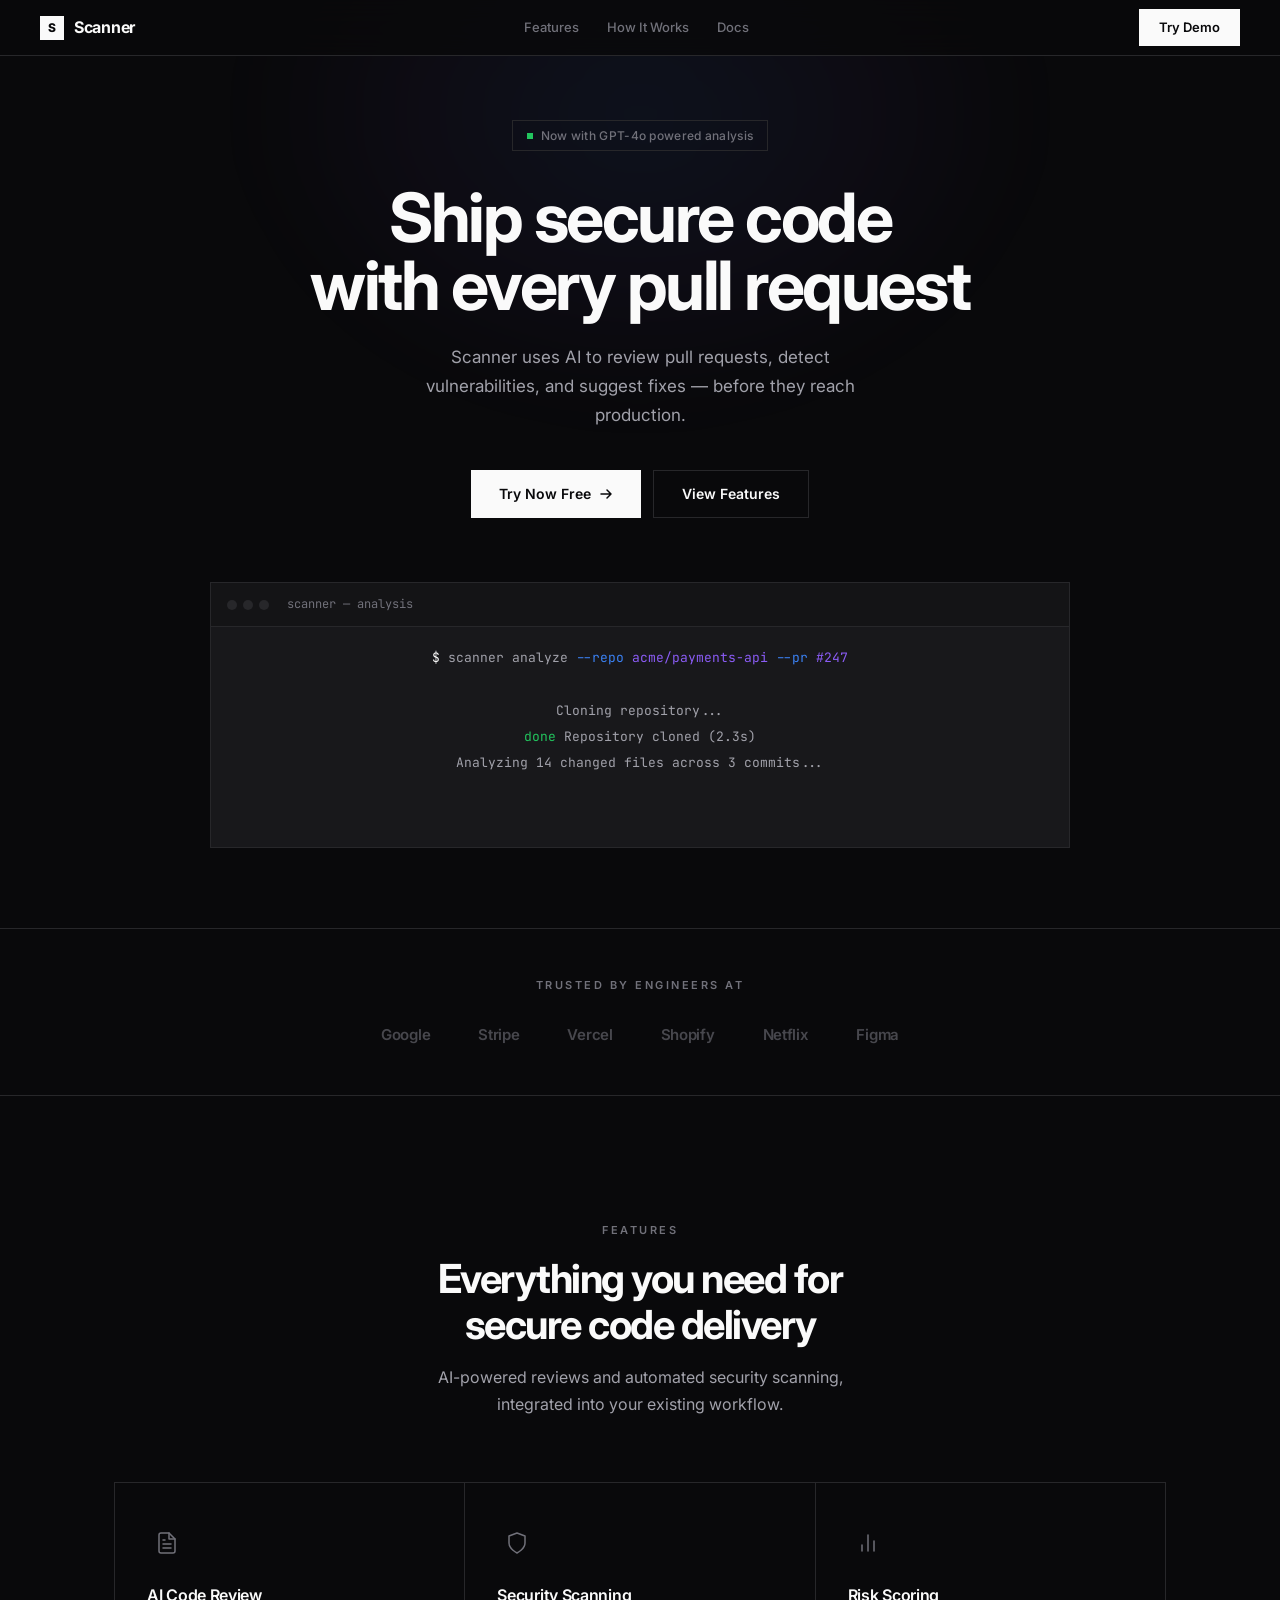
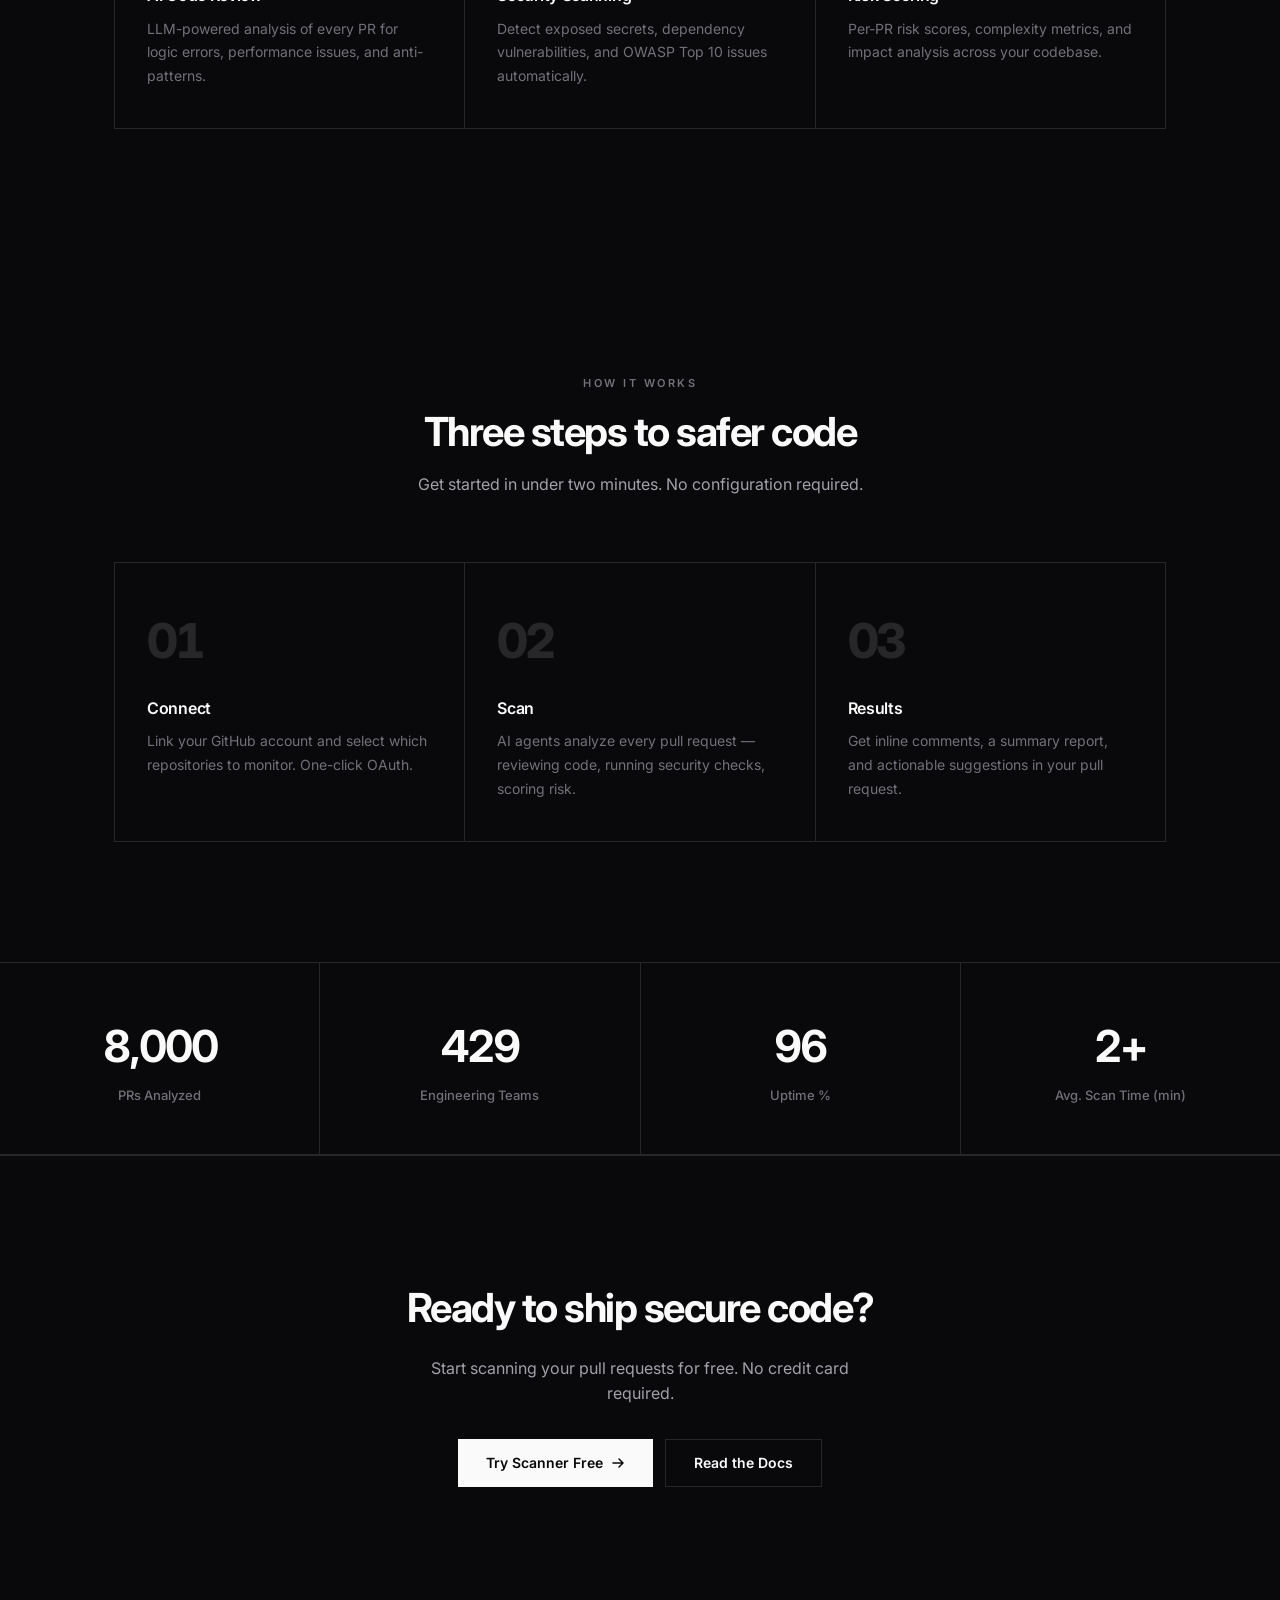
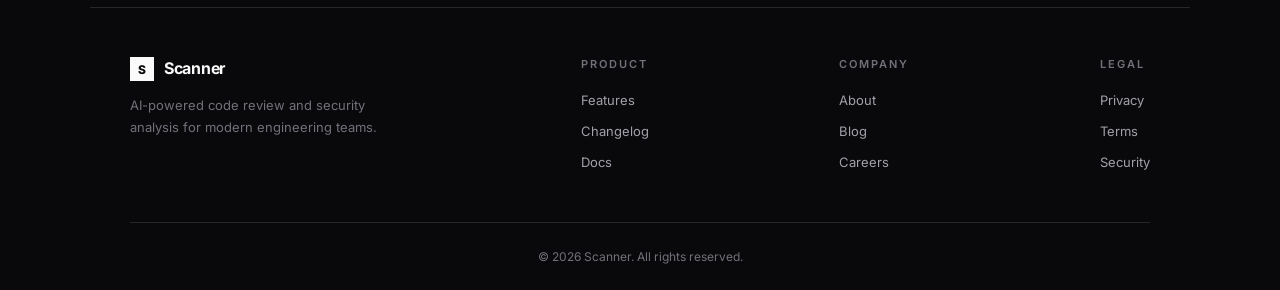
<file: index.html>
<!DOCTYPE html>
<html lang="en">
<head>
  <meta charset="UTF-8">
  <meta name="viewport" content="width=device-width, initial-scale=1.0">
  <title>Scanner — AI-Powered Code Review & Security Analysis</title>
  <meta name="description" content="Automated code review, security scanning, and PR analysis powered by AI. Trusted by 500+ engineering teams worldwide.">
  <meta property="og:title" content="Scanner — AI-Powered Code Review & Security Analysis">
  <meta property="og:description" content="Automated code review, security scanning, and PR analysis powered by AI.">
  <meta property="og:type" content="website">
  <link rel="icon" href="data:image/svg+xml,<svg xmlns='http://www.w3.org/2000/svg' viewBox='0 0 32 32'><rect width='32' height='32' fill='%23fafafa'/><text x='50%25' y='55%25' dominant-baseline='middle' text-anchor='middle' fill='%2309090B' font-size='18' font-weight='bold' font-family='Inter'>S</text></svg>">
  <link rel="stylesheet" href="styles.css">
</head>
<body>

<!-- NAVBAR -->
<nav class="navbar" id="navbar">
  <a href="#" class="nav-logo">
    <div class="logo-mark">S</div>
    Scanner
  </a>
  <div class="nav-links" id="navLinks">
    <a href="#features">Features</a>
    <a href="#how-it-works">How It Works</a>
    <a href="https://github.com" target="_blank" rel="noopener">Docs</a>
  </div>
  <a href="demo.html" target="_blank" class="nav-cta" id="nav-try-btn">Try Demo</a>
  <button class="mobile-toggle" id="mobileToggle" aria-label="Toggle menu">
    <svg width="20" height="20" viewBox="0 0 20 20" fill="none"><path d="M3 5h14M3 10h14M3 15h14" stroke="currentColor" stroke-width="1.5" stroke-linecap="round"/></svg>
  </button>
</nav>

<!-- HERO -->
<section class="hero" id="hero">
  <div class="hero-glow"></div>
  <div class="hero-content">
    <div class="hero-badge">
      <span class="dot"></span>
      Now with GPT-4o powered analysis
    </div>
    <h1>Ship secure code<br>with every pull request</h1>
    <p class="subtitle">
      Scanner uses AI to review pull requests, detect vulnerabilities,
      and suggest fixes — before they reach production.
    </p>
    <div class="hero-actions">
      <a href="demo.html" target="_blank" class="btn-primary" id="hero-try-btn">
        Try Now Free
        <svg width="14" height="14" viewBox="0 0 14 14" fill="none"><path d="M2 7h10m0 0L8 3m4 4L8 11" stroke="currentColor" stroke-width="1.5" stroke-linecap="round" stroke-linejoin="round"/></svg>
      </a>
      <a href="#features" class="btn-secondary" id="hero-docs-btn">
        View Features
      </a>
    </div>
  </div>

  <div class="hero-mockup">
    <div class="mockup-window">
      <div class="mockup-titlebar">
        <div class="mockup-dot"></div>
        <div class="mockup-dot"></div>
        <div class="mockup-dot"></div>
        <span style="margin-left:12px;font-size:12px;color:var(--text-muted);font-family:var(--font-mono)">scanner — analysis</span>
      </div>
      <div class="mockup-body" id="mockupBody"></div>
    </div>
  </div>
</section>

<!-- LOGOS -->
<section class="logos-section" id="logos">
  <p>Trusted by engineers at</p>
  <div class="logos-row">
    <span>Google</span>
    <span>Stripe</span>
    <span>Vercel</span>
    <span>Shopify</span>
    <span>Netflix</span>
    <span>Figma</span>
  </div>
</section>

<!-- FEATURES — 3 cards, no emoji -->
<section class="section" id="features">
  <div class="section-header animate-on-scroll">
    <span class="section-label">Features</span>
    <h2 class="section-title">Everything you need for<br>secure code delivery</h2>
    <p class="section-subtitle">AI-powered reviews and automated security scanning, integrated into your existing workflow.</p>
  </div>
  <div class="features-grid animate-on-scroll">
    <div class="feature-card" id="feature-ai-review">
      <div class="feature-icon">
        <svg width="24" height="24" viewBox="0 0 24 24" fill="none" stroke="currentColor" stroke-width="1.5" stroke-linecap="round" stroke-linejoin="round"><path d="M14 2H6a2 2 0 0 0-2 2v16a2 2 0 0 0 2 2h12a2 2 0 0 0 2-2V8z"/><polyline points="14 2 14 8 20 8"/><line x1="16" y1="13" x2="8" y2="13"/><line x1="16" y1="17" x2="8" y2="17"/><polyline points="10 9 9 9 8 9"/></svg>
      </div>
      <h3>AI Code Review</h3>
      <p>LLM-powered analysis of every PR for logic errors, performance issues, and anti-patterns.</p>
    </div>
    <div class="feature-card" id="feature-security">
      <div class="feature-icon">
        <svg width="24" height="24" viewBox="0 0 24 24" fill="none" stroke="currentColor" stroke-width="1.5" stroke-linecap="round" stroke-linejoin="round"><path d="M12 22s8-4 8-10V5l-8-3-8 3v7c0 6 8 10 8 10z"/></svg>
      </div>
      <h3>Security Scanning</h3>
      <p>Detect exposed secrets, dependency vulnerabilities, and OWASP Top 10 issues automatically.</p>
    </div>
    <div class="feature-card" id="feature-insights">
      <div class="feature-icon">
        <svg width="24" height="24" viewBox="0 0 24 24" fill="none" stroke="currentColor" stroke-width="1.5" stroke-linecap="round" stroke-linejoin="round"><line x1="18" y1="20" x2="18" y2="10"/><line x1="12" y1="20" x2="12" y2="4"/><line x1="6" y1="20" x2="6" y2="14"/></svg>
      </div>
      <h3>Risk Scoring</h3>
      <p>Per-PR risk scores, complexity metrics, and impact analysis across your codebase.</p>
    </div>
  </div>
</section>

<!-- HOW IT WORKS -->
<section class="section" id="how-it-works">
  <div class="section-header animate-on-scroll">
    <span class="section-label">How It Works</span>
    <h2 class="section-title">Three steps to safer code</h2>
    <p class="section-subtitle">Get started in under two minutes. No configuration required.</p>
  </div>
  <div class="steps-row animate-on-scroll">
    <div class="step-card" id="step-connect">
      <div class="step-number">01</div>
      <h3>Connect</h3>
      <p>Link your GitHub account and select which repositories to monitor. One-click OAuth.</p>
    </div>
    <div class="step-card" id="step-scan">
      <div class="step-number">02</div>
      <h3>Scan</h3>
      <p>AI agents analyze every pull request — reviewing code, running security checks, scoring risk.</p>
    </div>
    <div class="step-card" id="step-results">
      <div class="step-number">03</div>
      <h3>Results</h3>
      <p>Get inline comments, a summary report, and actionable suggestions in your pull request.</p>
    </div>
  </div>
</section>

<!-- STATS -->
<div class="stats-row" id="stats">
  <div class="stat-item animate-on-scroll">
    <div class="stat-value" data-target="10000">0</div>
    <div class="stat-label">PRs Analyzed</div>
  </div>
  <div class="stat-item animate-on-scroll">
    <div class="stat-value" data-target="500">0</div>
    <div class="stat-label">Engineering Teams</div>
  </div>
  <div class="stat-item animate-on-scroll">
    <div class="stat-value" data-target="99">0</div>
    <div class="stat-label">Uptime %</div>
  </div>
  <div class="stat-item animate-on-scroll">
    <div class="stat-value" data-target="2">0</div>
    <div class="stat-label">Avg. Scan Time (min)</div>
  </div>
</div>

<!-- CTA -->
<section class="cta-section" id="cta">
  <h2>Ready to ship secure code?</h2>
  <p>Start scanning your pull requests for free. No credit card required.</p>
  <div class="cta-actions">
    <a href="demo.html" target="_blank" class="btn-primary">
      Try Scanner Free
      <svg width="14" height="14" viewBox="0 0 14 14" fill="none"><path d="M2 7h10m0 0L8 3m4 4L8 11" stroke="currentColor" stroke-width="1.5" stroke-linecap="round" stroke-linejoin="round"/></svg>
    </a>
    <a href="https://github.com" target="_blank" class="btn-secondary" rel="noopener">Read the Docs</a>
  </div>
</section>

<!-- FOOTER -->
<footer class="footer" id="footer">
  <div class="footer-grid">
    <div class="footer-brand">
      <a href="#" class="nav-logo" style="margin-bottom:8px">
        <div class="logo-mark">S</div> Scanner
      </a>
      <p>AI-powered code review and security analysis for modern engineering teams.</p>
    </div>
    <div class="footer-col">
      <h4>Product</h4>
      <a href="#features">Features</a>
      <a href="#">Changelog</a>
      <a href="#">Docs</a>
    </div>
    <div class="footer-col">
      <h4>Company</h4>
      <a href="#">About</a>
      <a href="#">Blog</a>
      <a href="#">Careers</a>
    </div>
    <div class="footer-col">
      <h4>Legal</h4>
      <a href="#">Privacy</a>
      <a href="#">Terms</a>
      <a href="#">Security</a>
    </div>
  </div>
  <div class="footer-bottom">&copy; 2026 Scanner. All rights reserved.</div>
</footer>

<script>
// Navbar scroll
const navbar = document.getElementById('navbar');
window.addEventListener('scroll', () => {
  navbar.classList.toggle('scrolled', window.scrollY > 50);
});

// Mobile menu
document.getElementById('mobileToggle').addEventListener('click', () => {
  document.getElementById('navLinks').classList.toggle('open');
});

// Terminal typing
const lines = [
  { text: '<span class="cmd">$</span> scanner analyze <span class="flag">--repo</span> <span class="str">acme/payments-api</span> <span class="flag">--pr</span> <span class="str">#247</span>', delay: 300 },
  { text: '', delay: 200 },
  { text: '  Cloning repository...', delay: 400 },
  { text: '<span class="ok">done</span> Repository cloned (2.3s)', delay: 600 },
  { text: '  Analyzing 14 changed files across 3 commits...', delay: 500 },
  { text: '<span class="ok">done</span> Code review complete — 6 suggestions', delay: 700 },
  { text: '  Running security scan...', delay: 400 },
  { text: '<span class="warn">warn</span> 1 medium-severity finding: SQL injection in query builder', delay: 800 },
  { text: '<span class="ok">done</span> Dependency audit passed (0 vulnerabilities)', delay: 500 },
  { text: '', delay: 100 },
  { text: '  Risk Score: <span class="ok">32/100 (Low Risk)</span>', delay: 300 },
  { text: '  Findings:  1 warning · 6 suggestions', delay: 300 },
  { text: '  Report:    <span class="flag">https://scanner.dev/r/a3f</span>', delay: 300 },
];
const mockupBody = document.getElementById('mockupBody');
let totalDelay = 800;
lines.forEach((line) => {
  totalDelay += line.delay;
  setTimeout(() => {
    const div = document.createElement('div');
    div.className = 'mockup-line';
    div.innerHTML = line.text || '&nbsp;';
    mockupBody.appendChild(div);
    mockupBody.scrollTop = mockupBody.scrollHeight;
  }, totalDelay);
});

// Scroll animations
const observer = new IntersectionObserver((entries) => {
  entries.forEach(entry => {
    if (entry.isIntersecting) entry.target.classList.add('visible');
  });
}, { threshold: 0.15, rootMargin: '0px 0px -40px 0px' });
document.querySelectorAll('.animate-on-scroll').forEach(el => observer.observe(el));

// Counter animation
const statsObserver = new IntersectionObserver((entries) => {
  entries.forEach(entry => {
    if (entry.isIntersecting) {
      const el = entry.target.querySelector('.stat-value');
      if (el && !el.dataset.animated) {
        el.dataset.animated = 'true';
        const target = parseInt(el.dataset.target);
        const label = el.closest('.stat-item').querySelector('.stat-label').textContent;
        const suffix = label.includes('%') ? '.9%' : target >= 1000 ? ',000+' : '+';
        let current = 0;
        const step = Math.ceil(target / 40);
        const interval = setInterval(() => {
          current += step;
          if (current >= target) {
            current = target;
            clearInterval(interval);
            el.textContent = target >= 1000 ? (target/1000).toFixed(0) + suffix : target + suffix;
          } else {
            el.textContent = current >= 1000 ? (current/1000).toFixed(0) + ',000' : current;
          }
        }, 30);
      }
    }
  });
}, { threshold: 0.3 });
document.querySelectorAll('.stat-item').forEach(el => statsObserver.observe(el));
</script>
</body>
</html>
</file>
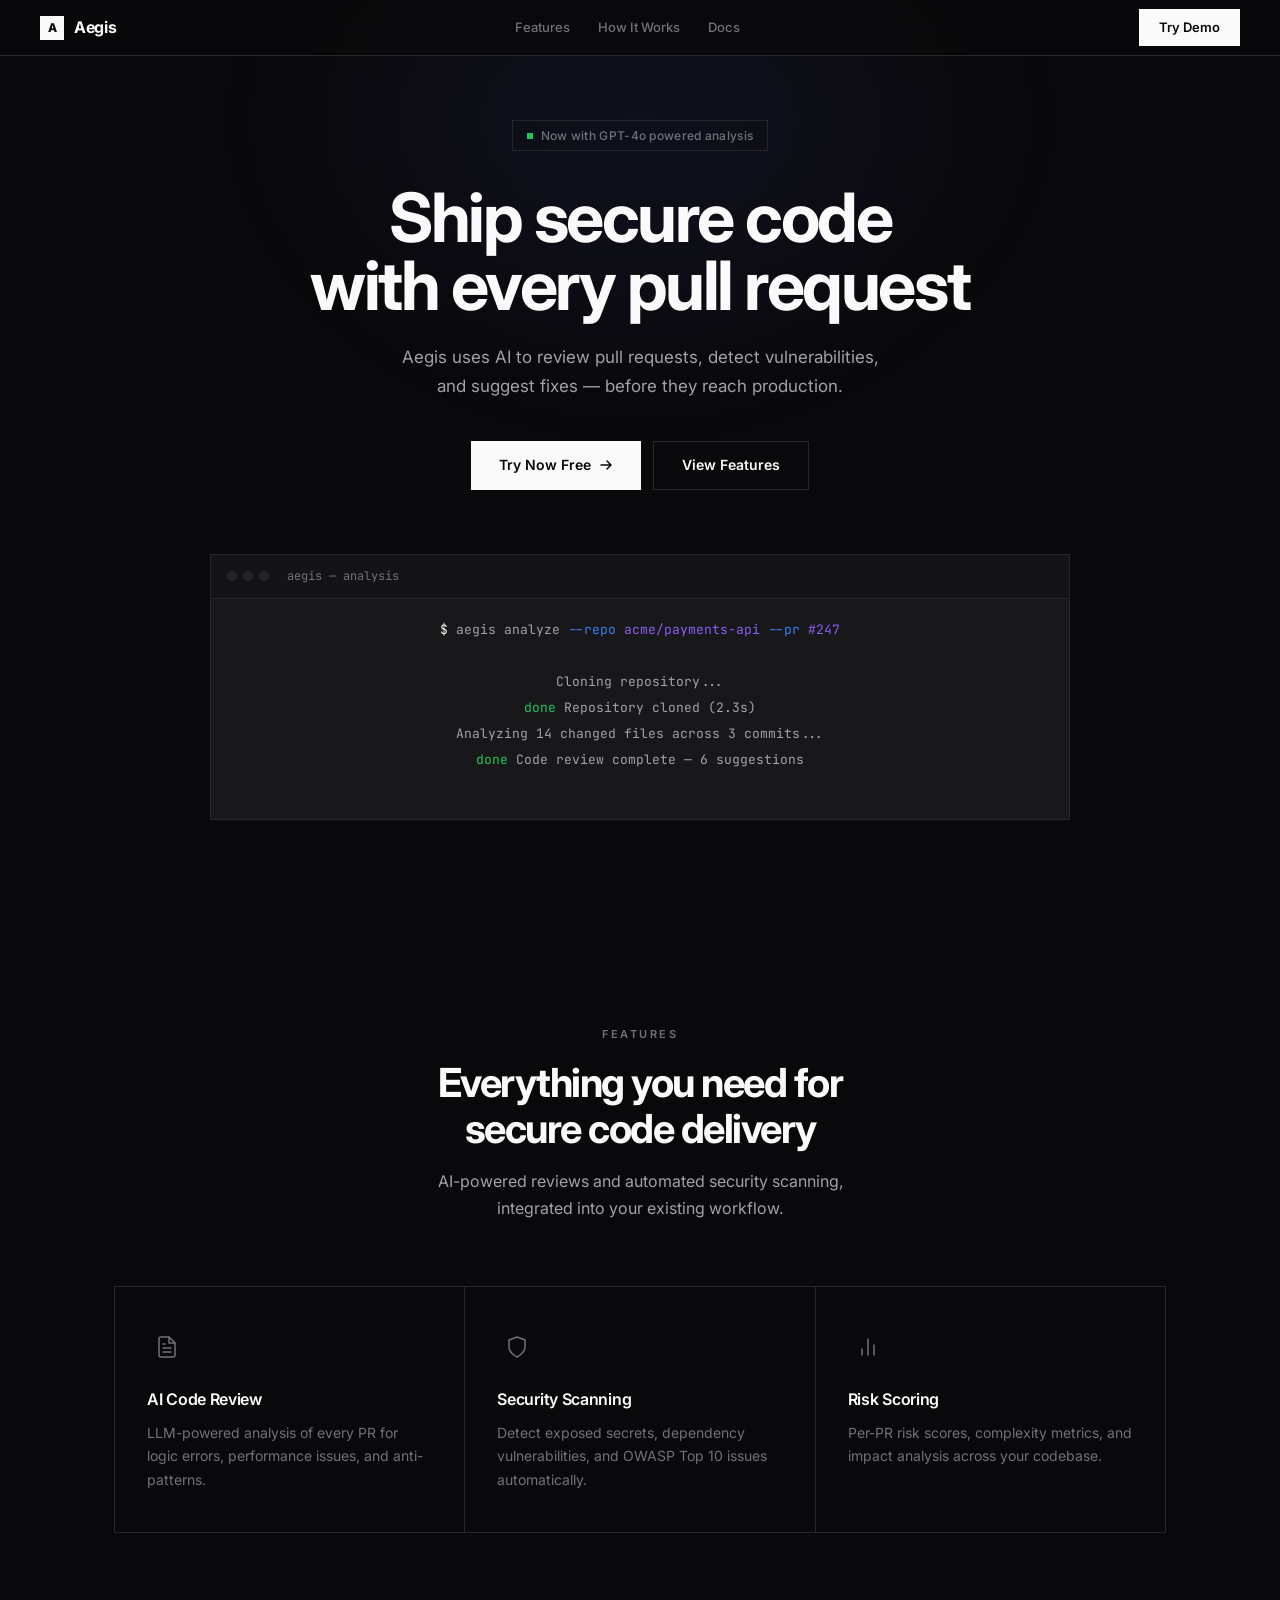
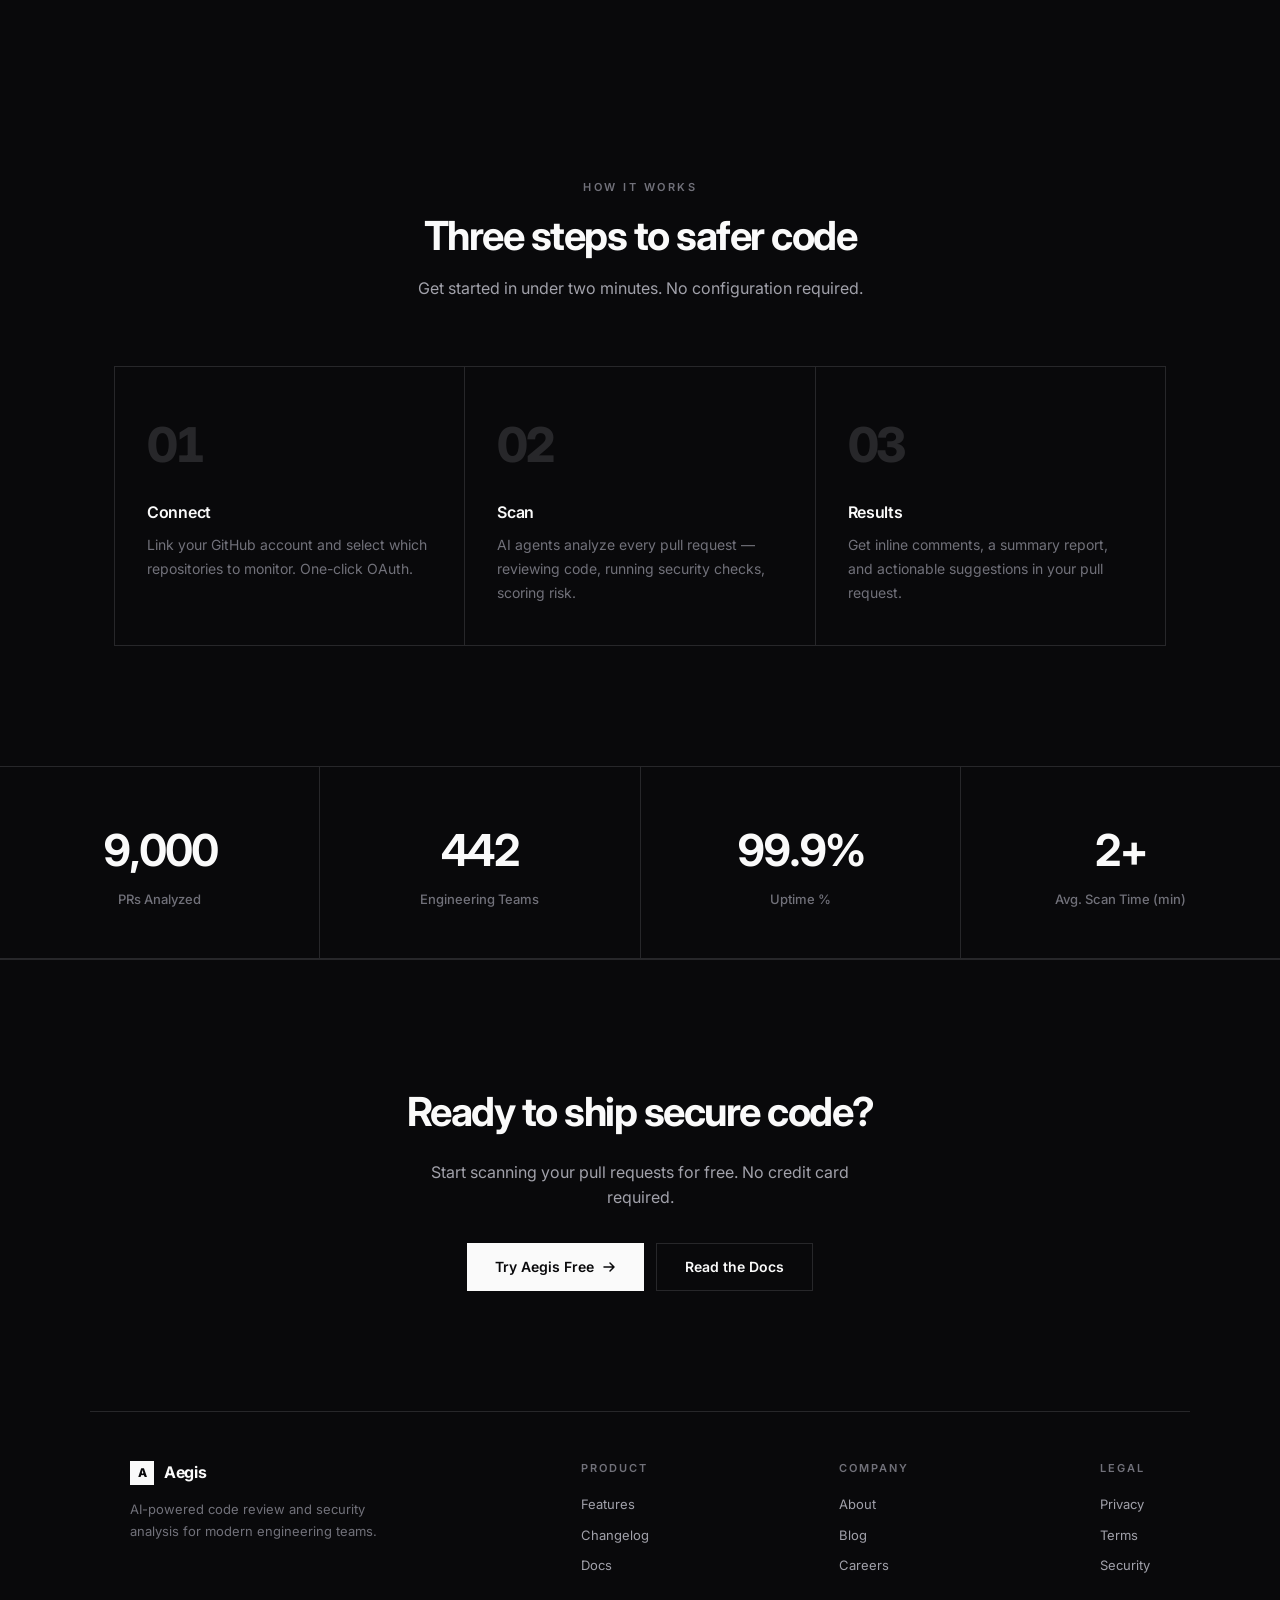
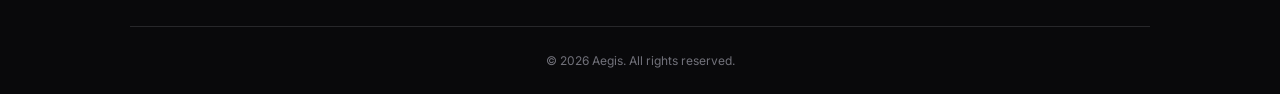
<file: app/static/index.html>
<!DOCTYPE html>
<html lang="en">
<head>
  <meta charset="UTF-8">
  <meta name="viewport" content="width=device-width, initial-scale=1.0">
  <title>Aegis — AI-Powered Code Security</title>
  <meta name="description" content="Automated code review, security scanning, and PR analysis powered by AI.">
  <meta property="og:title" content="Aegis — AI-Powered Code Security">
  <meta property="og:description" content="Automated code review, security scanning, and PR analysis powered by AI.">
  <meta property="og:type" content="website">
  <link rel="icon" href="data:image/svg+xml,<svg xmlns='http://www.w3.org/2000/svg' viewBox='0 0 32 32'><rect width='32' height='32' fill='%23fafafa'/><text x='50%25' y='55%25' dominant-baseline='middle' text-anchor='middle' fill='%2309090B' font-size='18' font-weight='bold' font-family='Inter'>A</text></svg>">
  <link rel="stylesheet" href="styles.css">
</head>
<body>

<!-- NAVBAR -->
<nav class="navbar" id="navbar">
  <a href="#" class="nav-logo">
    <div class="logo-mark">A</div>
    Aegis
  </a>
  <div class="nav-links" id="navLinks">
    <a href="#features">Features</a>
    <a href="#how-it-works">How It Works</a>
    <a href="https://github.com" target="_blank" rel="noopener">Docs</a>
  </div>
  <a href="demo.html" target="_blank" class="nav-cta" id="nav-try-btn">Try Demo</a>
  <button class="mobile-toggle" id="mobileToggle" aria-label="Toggle menu">
    <svg width="20" height="20" viewBox="0 0 20 20" fill="none"><path d="M3 5h14M3 10h14M3 15h14" stroke="currentColor" stroke-width="1.5" stroke-linecap="round"/></svg>
  </button>
</nav>

<!-- HERO -->
<section class="hero" id="hero">
  <div class="hero-glow"></div>
  <div class="hero-content">
    <div class="hero-badge">
      <span class="dot"></span>
      Now with GPT-4o powered analysis
    </div>
    <h1>Ship secure code<br>with every pull request</h1>
    <p class="subtitle">
      Aegis uses AI to review pull requests, detect vulnerabilities,
      and suggest fixes — before they reach production.
    </p>
    <div class="hero-actions">
      <a href="demo.html" target="_blank" class="btn-primary" id="hero-try-btn">
        Try Now Free
        <svg width="14" height="14" viewBox="0 0 14 14" fill="none"><path d="M2 7h10m0 0L8 3m4 4L8 11" stroke="currentColor" stroke-width="1.5" stroke-linecap="round" stroke-linejoin="round"/></svg>
      </a>
      <a href="#features" class="btn-secondary" id="hero-docs-btn">
        View Features
      </a>
    </div>
  </div>

  <div class="hero-mockup">
    <div class="mockup-window">
      <div class="mockup-titlebar">
        <div class="mockup-dot"></div>
        <div class="mockup-dot"></div>
        <div class="mockup-dot"></div>
        <span style="margin-left:12px;font-size:12px;color:var(--text-muted);font-family:var(--font-mono)">aegis — analysis</span>
      </div>
      <div class="mockup-body" id="mockupBody"></div>
    </div>
  </div>
</section>



<!-- FEATURES — 3 cards, no emoji -->
<section class="section" id="features">
  <div class="section-header animate-on-scroll">
    <span class="section-label">Features</span>
    <h2 class="section-title">Everything you need for<br>secure code delivery</h2>
    <p class="section-subtitle">AI-powered reviews and automated security scanning, integrated into your existing workflow.</p>
  </div>
  <div class="features-grid animate-on-scroll">
    <div class="feature-card" id="feature-ai-review">
      <div class="feature-icon">
        <svg width="24" height="24" viewBox="0 0 24 24" fill="none" stroke="currentColor" stroke-width="1.5" stroke-linecap="round" stroke-linejoin="round"><path d="M14 2H6a2 2 0 0 0-2 2v16a2 2 0 0 0 2 2h12a2 2 0 0 0 2-2V8z"/><polyline points="14 2 14 8 20 8"/><line x1="16" y1="13" x2="8" y2="13"/><line x1="16" y1="17" x2="8" y2="17"/><polyline points="10 9 9 9 8 9"/></svg>
      </div>
      <h3>AI Code Review</h3>
      <p>LLM-powered analysis of every PR for logic errors, performance issues, and anti-patterns.</p>
    </div>
    <div class="feature-card" id="feature-security">
      <div class="feature-icon">
        <svg width="24" height="24" viewBox="0 0 24 24" fill="none" stroke="currentColor" stroke-width="1.5" stroke-linecap="round" stroke-linejoin="round"><path d="M12 22s8-4 8-10V5l-8-3-8 3v7c0 6 8 10 8 10z"/></svg>
      </div>
      <h3>Security Scanning</h3>
      <p>Detect exposed secrets, dependency vulnerabilities, and OWASP Top 10 issues automatically.</p>
    </div>
    <div class="feature-card" id="feature-insights">
      <div class="feature-icon">
        <svg width="24" height="24" viewBox="0 0 24 24" fill="none" stroke="currentColor" stroke-width="1.5" stroke-linecap="round" stroke-linejoin="round"><line x1="18" y1="20" x2="18" y2="10"/><line x1="12" y1="20" x2="12" y2="4"/><line x1="6" y1="20" x2="6" y2="14"/></svg>
      </div>
      <h3>Risk Scoring</h3>
      <p>Per-PR risk scores, complexity metrics, and impact analysis across your codebase.</p>
    </div>
  </div>
</section>

<!-- HOW IT WORKS -->
<section class="section" id="how-it-works">
  <div class="section-header animate-on-scroll">
    <span class="section-label">How It Works</span>
    <h2 class="section-title">Three steps to safer code</h2>
    <p class="section-subtitle">Get started in under two minutes. No configuration required.</p>
  </div>
  <div class="steps-row animate-on-scroll">
    <div class="step-card" id="step-connect">
      <div class="step-number">01</div>
      <h3>Connect</h3>
      <p>Link your GitHub account and select which repositories to monitor. One-click OAuth.</p>
    </div>
    <div class="step-card" id="step-scan">
      <div class="step-number">02</div>
      <h3>Scan</h3>
      <p>AI agents analyze every pull request — reviewing code, running security checks, scoring risk.</p>
    </div>
    <div class="step-card" id="step-results">
      <div class="step-number">03</div>
      <h3>Results</h3>
      <p>Get inline comments, a summary report, and actionable suggestions in your pull request.</p>
    </div>
  </div>
</section>

<!-- STATS -->
<div class="stats-row" id="stats">
  <div class="stat-item animate-on-scroll">
    <div class="stat-value" data-target="10000">0</div>
    <div class="stat-label">PRs Analyzed</div>
  </div>
  <div class="stat-item animate-on-scroll">
    <div class="stat-value" data-target="500">0</div>
    <div class="stat-label">Engineering Teams</div>
  </div>
  <div class="stat-item animate-on-scroll">
    <div class="stat-value" data-target="99">0</div>
    <div class="stat-label">Uptime %</div>
  </div>
  <div class="stat-item animate-on-scroll">
    <div class="stat-value" data-target="2">0</div>
    <div class="stat-label">Avg. Scan Time (min)</div>
  </div>
</div>

<!-- CTA -->
<section class="cta-section" id="cta">
  <h2>Ready to ship secure code?</h2>
  <p>Start scanning your pull requests for free. No credit card required.</p>
  <div class="cta-actions">
    <a href="demo.html" target="_blank" class="btn-primary">
      Try Aegis Free
      <svg width="14" height="14" viewBox="0 0 14 14" fill="none"><path d="M2 7h10m0 0L8 3m4 4L8 11" stroke="currentColor" stroke-width="1.5" stroke-linecap="round" stroke-linejoin="round"/></svg>
    </a>
    <a href="https://github.com" target="_blank" class="btn-secondary" rel="noopener">Read the Docs</a>
  </div>
</section>

<!-- FOOTER -->
<footer class="footer" id="footer">
  <div class="footer-grid">
    <div class="footer-brand">
      <a href="#" class="nav-logo" style="margin-bottom:8px">
        <div class="logo-mark">A</div> Aegis
      </a>
      <p>AI-powered code review and security analysis for modern engineering teams.</p>
    </div>
    <div class="footer-col">
      <h4>Product</h4>
      <a href="#features">Features</a>
      <a href="#">Changelog</a>
      <a href="#">Docs</a>
    </div>
    <div class="footer-col">
      <h4>Company</h4>
      <a href="#">About</a>
      <a href="#">Blog</a>
      <a href="#">Careers</a>
    </div>
    <div class="footer-col">
      <h4>Legal</h4>
      <a href="#">Privacy</a>
      <a href="#">Terms</a>
      <a href="#">Security</a>
    </div>
  </div>
  <div class="footer-bottom">&copy; 2026 Aegis. All rights reserved.</div>
</footer>

<script>
// Navbar scroll
const navbar = document.getElementById('navbar');
window.addEventListener('scroll', () => {
  navbar.classList.toggle('scrolled', window.scrollY > 50);
});

// Mobile menu
document.getElementById('mobileToggle').addEventListener('click', () => {
  document.getElementById('navLinks').classList.toggle('open');
});

// Terminal typing
const lines = [
  { text: '<span class="cmd">$</span> aegis analyze <span class="flag">--repo</span> <span class="str">acme/payments-api</span> <span class="flag">--pr</span> <span class="str">#247</span>', delay: 300 },
  { text: '', delay: 200 },
  { text: '  Cloning repository...', delay: 400 },
  { text: '<span class="ok">done</span> Repository cloned (2.3s)', delay: 600 },
  { text: '  Analyzing 14 changed files across 3 commits...', delay: 500 },
  { text: '<span class="ok">done</span> Code review complete — 6 suggestions', delay: 700 },
  { text: '  Running security scan...', delay: 400 },
  { text: '<span class="warn">warn</span> 1 medium-severity finding: SQL injection in query builder', delay: 800 },
  { text: '<span class="ok">done</span> Dependency audit passed (0 vulnerabilities)', delay: 500 },
  { text: '', delay: 100 },
  { text: '  Risk Score: <span class="ok">32/100 (Low Risk)</span>', delay: 300 },
  { text: '  Findings:  1 warning · 6 suggestions', delay: 300 },
  { text: '  Report:    <span class="flag">https://aegis.dev/r/a3f</span>', delay: 300 },
];
const mockupBody = document.getElementById('mockupBody');
let totalDelay = 800;
lines.forEach((line) => {
  totalDelay += line.delay;
  setTimeout(() => {
    const div = document.createElement('div');
    div.className = 'mockup-line';
    div.innerHTML = line.text || '&nbsp;';
    mockupBody.appendChild(div);
    mockupBody.scrollTop = mockupBody.scrollHeight;
  }, totalDelay);
});

// Scroll animations
const observer = new IntersectionObserver((entries) => {
  entries.forEach(entry => {
    if (entry.isIntersecting) entry.target.classList.add('visible');
  });
}, { threshold: 0.15, rootMargin: '0px 0px -40px 0px' });
document.querySelectorAll('.animate-on-scroll').forEach(el => observer.observe(el));

// Counter animation
const statsObserver = new IntersectionObserver((entries) => {
  entries.forEach(entry => {
    if (entry.isIntersecting) {
      const el = entry.target.querySelector('.stat-value');
      if (el && !el.dataset.animated) {
        el.dataset.animated = 'true';
        const target = parseInt(el.dataset.target);
        const label = el.closest('.stat-item').querySelector('.stat-label').textContent;
        const suffix = label.includes('%') ? '.9%' : target >= 1000 ? ',000+' : '+';
        let current = 0;
        const step = Math.ceil(target / 40);
        const interval = setInterval(() => {
          current += step;
          if (current >= target) {
            current = target;
            clearInterval(interval);
            el.textContent = target >= 1000 ? (target/1000).toFixed(0) + suffix : target + suffix;
          } else {
            el.textContent = current >= 1000 ? (current/1000).toFixed(0) + ',000' : current;
          }
        }, 30);
      }
    }
  });
}, { threshold: 0.3 });
document.querySelectorAll('.stat-item').forEach(el => statsObserver.observe(el));
</script>
</body>
</html>
</file>
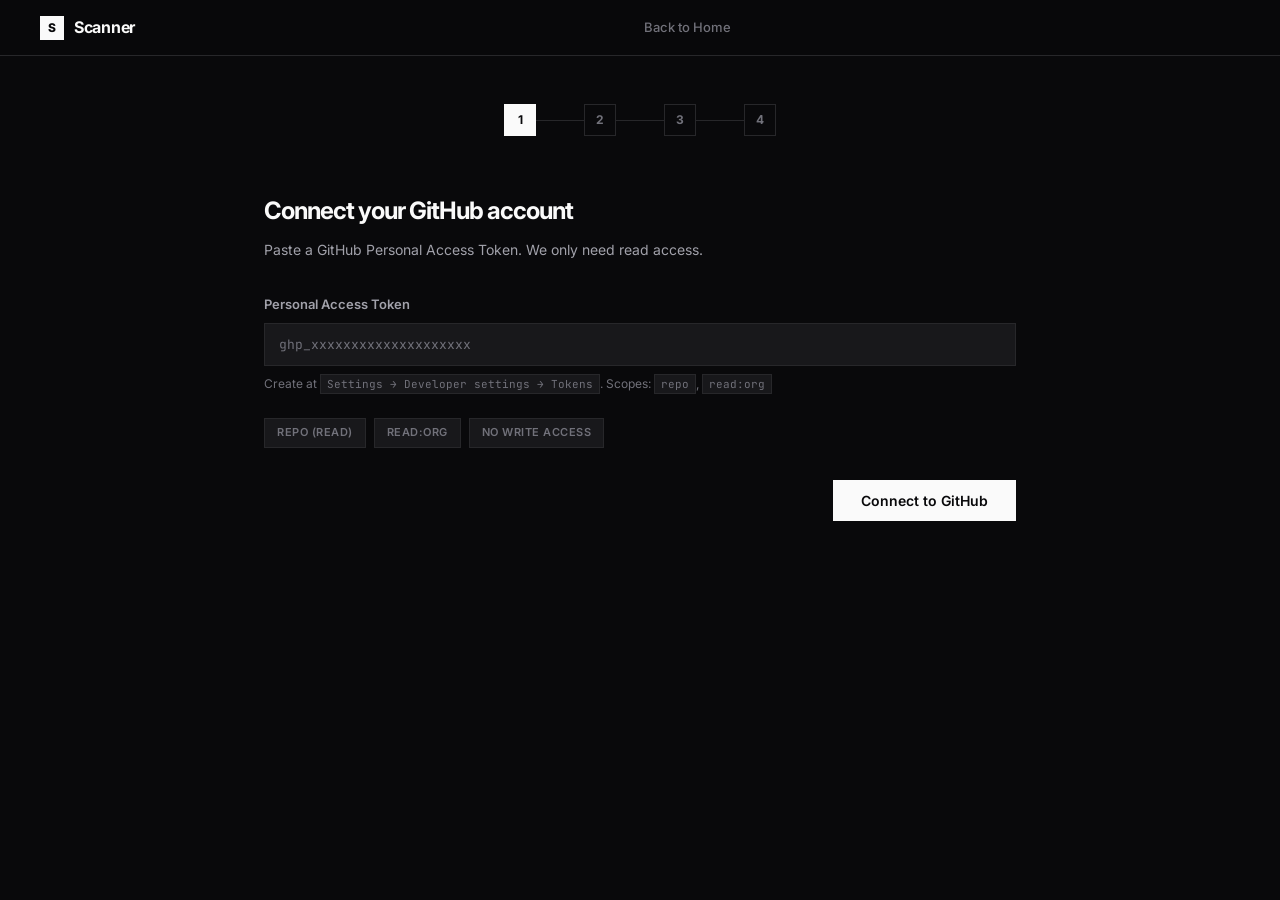
<file: demo.html>
<!DOCTYPE html>
<html lang="en">
<head>
  <meta charset="UTF-8">
  <meta name="viewport" content="width=device-width, initial-scale=1.0">
  <title>Scanner — Interactive Demo</title>
  <link rel="icon" href="data:image/svg+xml,<svg xmlns='http://www.w3.org/2000/svg' viewBox='0 0 32 32'><rect width='32' height='32' fill='%23fafafa'/><text x='50%25' y='55%25' dominant-baseline='middle' text-anchor='middle' fill='%2309090B' font-size='18' font-weight='bold'>S</text></svg>">
  <link rel="stylesheet" href="styles.css">
  <link rel="stylesheet" href="demo-report.css">
</head>
<body>
<nav class="navbar" id="navbar">
  <a href="index.html" class="nav-logo"><div class="logo-mark">S</div> Scanner</a>
  <div class="nav-links"><a href="index.html">Back to Home</a></div>
  <div></div>
</nav>
<div class="demo-layout"><div class="demo-container">
  <div class="step-indicator" id="stepIndicator">
    <div class="step-dot active" data-step="1">1</div><div class="step-line" data-after="1"></div>
    <div class="step-dot" data-step="2">2</div><div class="step-line" data-after="2"></div>
    <div class="step-dot" data-step="3">3</div><div class="step-line" data-after="3"></div>
    <div class="step-dot" data-step="4">4</div>
  </div>

  <!-- STEP 1 -->
  <div class="step-panel active" id="step1">
    <h2 class="step-title">Connect your GitHub account</h2>
    <p class="step-subtitle">Paste a GitHub Personal Access Token. We only need read access.</p>
    <div class="form-group">
      <label class="form-label" for="tokenInput">Personal Access Token</label>
      <input type="password" class="form-input" id="tokenInput" placeholder="ghp_xxxxxxxxxxxxxxxxxxxx" autocomplete="off">
      <p class="form-hint">Create at <code>Settings → Developer settings → Tokens</code>. Scopes: <code>repo</code>, <code>read:org</code></p>
      <p class="form-error" id="connectError"></p>
    </div>
    <div class="permissions">
      <span class="perm-badge">repo (read)</span><span class="perm-badge">read:org</span><span class="perm-badge">no write access</span>
    </div>
    <div class="action-bar"><div></div>
      <button class="btn-primary" id="connectBtn" onclick="connectGitHub()">Connect to GitHub</button>
    </div>
  </div>

  <!-- STEP 2 -->
  <div class="step-panel" id="step2">
    <h2 class="step-title">Select a Pull Request</h2>
    <p class="step-subtitle">Choose a repository and PR to analyze.</p>
    <div class="user-card" id="userCard"></div>
    <label class="form-label">Repository</label>
    <input type="text" class="search-input" id="repoSearch" placeholder="Search repositories..." oninput="filterRepos()">
    <div class="repo-list" id="repoList"></div>
    <div id="prSection" style="display:none">
      <label class="form-label" style="margin-top:20px">Open Pull Requests</label>
      <div class="loading-inline" id="prLoading" style="display:none">Loading pull requests...</div>
      <p class="form-error" id="prError"></p>
      <div id="prListContainer"></div>
    </div>
    <div class="action-bar">
      <button class="btn-back" onclick="goToStep(1)">Back</button>
      <button class="btn-primary" id="scanBtn" onclick="startScan()" style="opacity:.4;pointer-events:none">Start Scan</button>
    </div>
  </div>

  <!-- STEP 3 -->
  <div class="step-panel" id="step3">
    <h2 class="step-title" id="scanTitle">Scanning...</h2>
    <p class="step-subtitle">Fetching PR data from GitHub and analyzing changes.</p>
    <div class="scan-terminal" id="scanTerminal"></div>
    <div class="scan-progress">
      <div class="scan-progress-bar"><div class="scan-progress-fill" id="progressFill"></div></div>
      <div class="scan-progress-label" id="progressLabel">Initializing...</div>
    </div>
    <p class="form-error" id="scanError" style="margin-top:12px"></p>
  </div>

  <!-- STEP 4: REPORT -->
  <div class="step-panel" id="step4">
    <div id="reportHeader" class="rpt-header"></div>
    <div id="riskPanel" class="rpt-risk"></div>
    <div id="statsBar" class="rpt-stats"></div>
    <div class="rpt-section-label">Security Findings</div>
    <div id="flagsPanel"></div>
    <div class="rpt-section-label" style="margin-top:32px">Changed Files</div>
    <div id="filesPanel"></div>
    <div class="rpt-section-label" style="margin-top:32px">Commit History</div>
    <div id="commitsPanel"></div>
    <div class="action-bar" style="margin-top:40px">
      <button class="btn-back" onclick="resetDemo()">Start Over</button>
      <button class="btn-primary" id="shareBtn" onclick="shareReport()">Copy Report</button>
    </div>
  </div>
</div></div>
<script src="demo.js"></script>
</body>
</html>
</file>
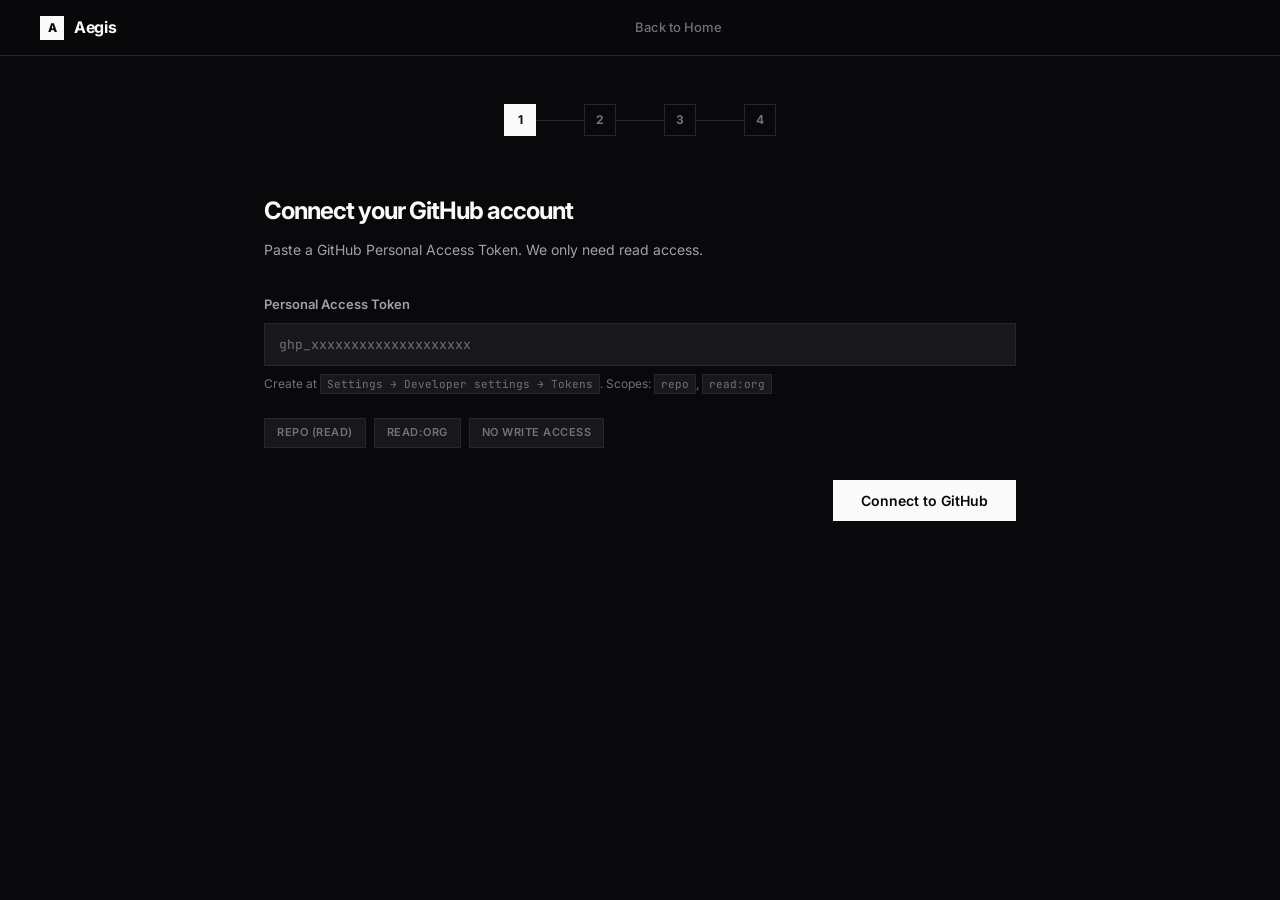
<file: app/static/demo.html>
<!DOCTYPE html>
<html lang="en">
<head>
  <meta charset="UTF-8">
  <meta name="viewport" content="width=device-width, initial-scale=1.0">
  <title>Aegis — Interactive Demo</title>
  <link rel="icon" href="data:image/svg+xml,<svg xmlns='http://www.w3.org/2000/svg' viewBox='0 0 32 32'><rect width='32' height='32' fill='%23fafafa'/><text x='50%25' y='55%25' dominant-baseline='middle' text-anchor='middle' fill='%2309090B' font-size='18' font-weight='bold'>A</text></svg>">
  <link rel="stylesheet" href="styles.css">
  <link rel="stylesheet" href="demo-report.css">
</head>
<body>
<nav class="navbar" id="navbar">
  <a href="index.html" class="nav-logo"><div class="logo-mark">A</div> Aegis</a>
  <div class="nav-links"><a href="index.html">Back to Home</a></div>
  <div></div>
</nav>
<div class="demo-layout"><div class="demo-container">
  <div class="step-indicator" id="stepIndicator">
    <div class="step-dot active" data-step="1">1</div><div class="step-line" data-after="1"></div>
    <div class="step-dot" data-step="2">2</div><div class="step-line" data-after="2"></div>
    <div class="step-dot" data-step="3">3</div><div class="step-line" data-after="3"></div>
    <div class="step-dot" data-step="4">4</div>
  </div>

  <!-- STEP 1 -->
  <div class="step-panel active" id="step1">
    <h2 class="step-title">Connect your GitHub account</h2>
    <p class="step-subtitle">Paste a GitHub Personal Access Token. We only need read access.</p>
    <div class="form-group">
      <label class="form-label" for="tokenInput">Personal Access Token</label>
      <input type="password" class="form-input" id="tokenInput" placeholder="ghp_xxxxxxxxxxxxxxxxxxxx" autocomplete="off">
      <p class="form-hint">Create at <code>Settings → Developer settings → Tokens</code>. Scopes: <code>repo</code>, <code>read:org</code></p>
      <p class="form-error" id="connectError"></p>
    </div>
    <div class="permissions">
      <span class="perm-badge">repo (read)</span><span class="perm-badge">read:org</span><span class="perm-badge">no write access</span>
    </div>
    <div class="action-bar"><div></div>
      <button class="btn-primary" id="connectBtn" onclick="connectGitHub()">Connect to GitHub</button>
    </div>
  </div>

  <!-- STEP 2 -->
  <div class="step-panel" id="step2">
    <h2 class="step-title">Select a Pull Request</h2>
    <p class="step-subtitle">Choose a repository and PR to analyze.</p>
    <div class="user-card" id="userCard"></div>
    <label class="form-label">Repository</label>
    <input type="text" class="search-input" id="repoSearch" placeholder="Search repositories..." oninput="filterRepos()">
    <div class="repo-list" id="repoList"></div>
    <div id="prSection" style="display:none">
      <label class="form-label" style="margin-top:20px">Open Pull Requests</label>
      <div class="loading-inline" id="prLoading" style="display:none">Loading pull requests...</div>
      <p class="form-error" id="prError"></p>
      <div id="prListContainer"></div>
    </div>
    <div class="action-bar">
      <button class="btn-back" onclick="goToStep(1)">Back</button>
      <button class="btn-primary" id="scanBtn" onclick="startScan()" style="opacity:.4;pointer-events:none">Start Scan</button>
    </div>
  </div>

  <!-- STEP 3 -->
  <div class="step-panel" id="step3">
    <h2 class="step-title" id="scanTitle">Scanning...</h2>
    <p class="step-subtitle">Fetching PR data from GitHub and analyzing changes.</p>
    <div class="scan-terminal" id="scanTerminal"></div>
    <div class="scan-progress">
      <div class="scan-progress-bar"><div class="scan-progress-fill" id="progressFill"></div></div>
      <div class="scan-progress-label" id="progressLabel">Initializing...</div>
    </div>
    <p class="form-error" id="scanError" style="margin-top:12px"></p>
  </div>

  <!-- STEP 4: REPORT -->
  <div class="step-panel" id="step4">
    <div id="reportHeader" class="rpt-header"></div>
    <div id="riskPanel" class="rpt-risk"></div>
    <div id="statsBar" class="rpt-stats"></div>
    <div class="rpt-section-label">Security Findings</div>
    <div id="flagsPanel"></div>
    <div class="rpt-section-label" style="margin-top:32px">Changed Files</div>
    <div id="filesPanel"></div>
    <div class="rpt-section-label" style="margin-top:32px">Commit History</div>
    <div id="commitsPanel"></div>
    <div class="action-bar" style="margin-top:40px">
      <button class="btn-back" onclick="resetDemo()">Start Over</button>
      <button class="btn-primary" id="shareBtn" onclick="shareReport()">Copy Report</button>
    </div>
  </div>
</div></div>
<script src="demo.js"></script>
</body>
</html>
</file>
<file: styles.css>
/* ===== DESIGN SYSTEM — Scanner ===== */
/* Palette extracted from traceroot.ai: sharp edges, enterprise dark, typography-first */
@import url('https://fonts.googleapis.com/css2?family=Inter:wght@300;400;500;600;700;800&family=JetBrains+Mono:wght@400;500;600&display=swap');

*, *::before, *::after { margin: 0; padding: 0; box-sizing: border-box; }

:root {
  --bg-primary: #09090B;
  --bg-surface: #18181B;
  --bg-elevated: #1C1C1F;
  --bg-card: #141416;
  --bg-card-hover: #1A1A1D;
  --border: #27272A;
  --border-subtle: #1F1F23;
  --border-hover: #3F3F46;
  --text-primary: #FAFAFA;
  --text-secondary: #A1A1AA;
  --text-muted: #71717A;
  --accent: #FAFAFA;
  --accent-blue: #3B82F6;
  --accent-purple: #8B5CF6;
  --accent-green: #22C55E;
  --accent-amber: #D97706;
  --accent-red: #DC2626;
  --font-sans: 'Inter', -apple-system, BlinkMacSystemFont, sans-serif;
  --font-mono: 'JetBrains Mono', 'SF Mono', monospace;
  --transition: 0.2s ease;
}

html { scroll-behavior: smooth; }
body {
  font-family: var(--font-sans);
  background: var(--bg-primary);
  color: var(--text-primary);
  line-height: 1.6;
  -webkit-font-smoothing: antialiased;
  -moz-osx-font-smoothing: grayscale;
  overflow-x: hidden;
}
a { color: inherit; text-decoration: none; }
button { font-family: inherit; cursor: pointer; border: none; background: none; }
img { max-width: 100%; display: block; }

/* ===== NAVBAR ===== */
.navbar {
  position: fixed; top: 0; left: 0; right: 0; z-index: 100;
  padding: 0 40px; height: 56px;
  display: flex; align-items: center; justify-content: space-between;
  background: rgba(9,9,11,0.8);
  backdrop-filter: blur(16px); -webkit-backdrop-filter: blur(16px);
  border-bottom: 1px solid var(--border);
}
.navbar.scrolled { background: rgba(9,9,11,0.95); }
.nav-logo {
  display: flex; align-items: center; gap: 10px;
  font-size: 16px; font-weight: 700; letter-spacing: -0.3px;
}
.nav-logo .logo-mark {
  width: 24px; height: 24px;
  background: var(--text-primary);
  display: flex; align-items: center; justify-content: center;
  font-size: 12px; font-weight: 800; color: var(--bg-primary);
}
.nav-links { display: flex; gap: 28px; align-items: center; }
.nav-links a {
  font-size: 13px; font-weight: 500; color: var(--text-muted);
  transition: color var(--transition);
}
.nav-links a:hover { color: var(--text-primary); }
.nav-cta {
  padding: 8px 20px;
  background: var(--text-primary); color: var(--bg-primary);
  font-size: 13px; font-weight: 600;
  transition: opacity var(--transition);
  display: inline-block;
}
.nav-cta:hover { opacity: 0.85; }
.mobile-toggle { display: none; color: var(--text-primary); font-size: 20px; }

/* ===== HERO ===== */
.hero {
  min-height: 100vh; display: flex; flex-direction: column;
  align-items: center; justify-content: center; text-align: center;
  padding: 120px 24px 80px; position: relative; overflow: hidden;
}
.hero-glow {
  position: absolute; top: -20%; left: 50%; transform: translateX(-50%);
  width: 800px; height: 600px; z-index: 0; pointer-events: none;
  background: radial-gradient(ellipse at center, rgba(59,130,246,0.08) 0%, rgba(139,92,246,0.04) 40%, transparent 70%);
  filter: blur(40px);
}
.hero-content { position: relative; z-index: 1; max-width: 720px; }
.hero-badge {
  display: inline-flex; align-items: center; gap: 8px;
  padding: 5px 14px;
  border: 1px solid var(--border);
  font-size: 12px; font-weight: 500; color: var(--text-muted);
  margin-bottom: 32px; letter-spacing: 0.3px;
}
.hero-badge .dot {
  width: 6px; height: 6px;
  background: var(--accent-green);
  animation: pulse 2s infinite;
}
.hero h1 {
  font-size: clamp(40px, 6vw, 68px); font-weight: 700;
  letter-spacing: -2.5px; line-height: 1.0;
  margin-bottom: 24px;
}
.hero .subtitle {
  font-size: 17px; color: var(--text-secondary);
  max-width: 480px; margin: 0 auto 40px; line-height: 1.7;
  font-weight: 400;
}
.hero-actions { display: flex; gap: 12px; justify-content: center; flex-wrap: wrap; }
.btn-primary {
  padding: 12px 28px;
  background: var(--text-primary); color: var(--bg-primary);
  font-size: 14px; font-weight: 600;
  transition: opacity var(--transition);
  display: inline-flex; align-items: center; gap: 8px;
}
.btn-primary:hover { opacity: 0.85; }
.btn-secondary {
  padding: 12px 28px;
  background: transparent; color: var(--text-primary);
  font-size: 14px; font-weight: 600;
  border: 1px solid var(--border);
  transition: border-color var(--transition);
  display: inline-flex; align-items: center; gap: 8px;
}
.btn-secondary:hover { border-color: var(--border-hover); }

/* Terminal mockup */
.hero-mockup {
  margin-top: 64px; position: relative; max-width: 860px; width: 100%;
}
.mockup-window {
  background: var(--bg-surface); border: 1px solid var(--border);
  overflow: hidden;
}
.mockup-titlebar {
  display: flex; align-items: center; gap: 6px;
  padding: 12px 16px; border-bottom: 1px solid var(--border);
  background: var(--bg-card);
}
.mockup-dot { width: 10px; height: 10px; border-radius: 50%; background: var(--border); }
.mockup-body {
  padding: 20px; font-family: var(--font-mono); font-size: 13px;
  min-height: 220px; line-height: 1.7; color: var(--text-secondary);
}
.mockup-line { opacity: 0; animation: typeIn 0.3s ease-out forwards; margin-bottom: 4px; }
.mockup-line .cmd { color: var(--text-primary); }
.mockup-line .flag { color: var(--accent-blue); }
.mockup-line .str { color: var(--accent-purple); }
.mockup-line .ok { color: var(--accent-green); }
.mockup-line .warn { color: var(--accent-amber); }
.mockup-line .err { color: var(--accent-red); }

/* ===== LOGOS BAR ===== */
.logos-section {
  padding: 48px 24px; text-align: center;
  border-top: 1px solid var(--border); border-bottom: 1px solid var(--border);
}
.logos-section p {
  font-size: 11px; color: var(--text-muted); text-transform: uppercase;
  letter-spacing: 2.5px; font-weight: 600; margin-bottom: 28px;
}
.logos-row {
  display: flex; justify-content: center; align-items: center;
  gap: 48px; flex-wrap: wrap; max-width: 800px; margin: 0 auto;
}
.logos-row span {
  font-size: 15px; font-weight: 600; color: var(--text-muted);
  letter-spacing: -0.3px; opacity: 0.6;
}

/* ===== SECTIONS ===== */
.section { padding: 120px 24px; max-width: 1100px; margin: 0 auto; }
.section-header { text-align: center; margin-bottom: 64px; }
.section-label {
  display: inline-block; font-size: 11px; font-weight: 600;
  text-transform: uppercase; letter-spacing: 2.5px;
  color: var(--text-muted); margin-bottom: 16px;
}
.section-title {
  font-size: clamp(28px, 4vw, 40px); font-weight: 700;
  letter-spacing: -1.5px; margin-bottom: 16px; line-height: 1.15;
}
.section-subtitle {
  font-size: 16px; color: var(--text-secondary); max-width: 480px;
  margin: 0 auto; line-height: 1.7;
}

/* ===== FEATURE CARDS — 3-column grid ===== */
.features-grid {
  display: grid; grid-template-columns: repeat(3, 1fr); gap: 1px;
  background: var(--border);
  border: 1px solid var(--border);
}
.feature-card {
  padding: 40px 32px; background: var(--bg-primary);
  transition: background var(--transition);
}
.feature-card:hover { background: var(--bg-card); }
.feature-icon {
  width: 40px; height: 40px; margin-bottom: 20px;
  display: flex; align-items: center; justify-content: center;
  color: var(--text-muted);
}
.feature-card h3 {
  font-size: 16px; font-weight: 600; margin-bottom: 8px;
  letter-spacing: -0.3px;
}
.feature-card p {
  font-size: 14px; color: var(--text-muted); line-height: 1.7;
}

/* ===== HOW IT WORKS ===== */
.steps-row { display: flex; gap: 1px; background: var(--border); border: 1px solid var(--border); }
.step-card {
  flex: 1; text-align: left; padding: 40px 32px;
  background: var(--bg-primary); position: relative;
}
.step-number {
  font-size: 48px; font-weight: 800; letter-spacing: -3px;
  color: var(--border); margin-bottom: 16px;
  font-variant-numeric: tabular-nums;
}
.step-card h3 { font-size: 16px; font-weight: 600; margin-bottom: 8px; letter-spacing: -0.3px; }
.step-card p { font-size: 14px; color: var(--text-muted); line-height: 1.7; }

/* ===== STATS ===== */
.stats-row {
  display: grid; grid-template-columns: repeat(4, 1fr);
  gap: 1px; background: var(--border);
  border-top: 1px solid var(--border); border-bottom: 1px solid var(--border);
  max-width: 100%; margin: 0;
}
.stat-item { text-align: center; padding: 48px 24px; background: var(--bg-primary); }
.stat-value {
  font-size: 44px; font-weight: 700; letter-spacing: -2px;
  color: var(--text-primary);
  font-variant-numeric: tabular-nums;
}
.stat-label { font-size: 13px; color: var(--text-muted); margin-top: 4px; font-weight: 500; }

/* ===== CTA SECTION ===== */
.cta-section {
  padding: 120px 24px; text-align: center;
  border-top: 1px solid var(--border);
}
.cta-section h2 {
  font-size: clamp(28px, 4vw, 40px); font-weight: 700;
  letter-spacing: -1.5px; margin-bottom: 16px;
}
.cta-section p {
  font-size: 16px; color: var(--text-secondary); margin-bottom: 32px;
  max-width: 420px; margin-left: auto; margin-right: auto;
}
.cta-actions { display: flex; gap: 12px; justify-content: center; }

/* ===== FOOTER ===== */
.footer {
  padding: 48px 40px 24px; border-top: 1px solid var(--border);
  max-width: 1100px; margin: 0 auto;
}
.footer-grid {
  display: flex; justify-content: space-between; flex-wrap: wrap;
  gap: 40px; margin-bottom: 40px;
}
.footer-brand p { font-size: 13px; color: var(--text-muted); max-width: 260px; margin-top: 12px; line-height: 1.7; }
.footer-col h4 {
  font-size: 11px; text-transform: uppercase; letter-spacing: 2px;
  color: var(--text-muted); margin-bottom: 16px; font-weight: 600;
}
.footer-col a {
  display: block; font-size: 13px; color: var(--text-secondary);
  margin-bottom: 10px; transition: color var(--transition);
}
.footer-col a:hover { color: var(--text-primary); }
.footer-bottom {
  text-align: center; padding-top: 24px; border-top: 1px solid var(--border);
  font-size: 12px; color: var(--text-muted);
}

/* ===== ANIMATIONS ===== */
@keyframes fadeInUp {
  from { opacity: 0; transform: translateY(16px); }
  to { opacity: 1; transform: translateY(0); }
}
@keyframes pulse {
  0%, 100% { opacity: 1; }
  50% { opacity: 0.4; }
}
@keyframes typeIn {
  from { opacity: 0; transform: translateX(-6px); }
  to { opacity: 1; transform: translateX(0); }
}
@keyframes spin { to { transform: rotate(360deg); } }

.animate-on-scroll {
  opacity: 0; transform: translateY(20px);
  transition: opacity 0.5s ease-out, transform 0.5s ease-out;
}
.animate-on-scroll.visible { opacity: 1; transform: translateY(0); }

/* ===== RESPONSIVE ===== */
@media (max-width: 768px) {
  .navbar { padding: 0 20px; }
  .nav-links { display: none; }
  .mobile-toggle { display: block; }
  .nav-links.open {
    display: flex; flex-direction: column;
    position: absolute; top: 100%; left: 0; right: 0;
    background: rgba(9,9,11,0.97); backdrop-filter: blur(16px);
    padding: 20px; gap: 16px; border-bottom: 1px solid var(--border);
  }
  .hero { padding: 100px 20px 60px; }
  .features-grid { grid-template-columns: 1fr; }
  .steps-row { flex-direction: column; }
  .stats-row { grid-template-columns: repeat(2, 1fr); }
  .footer-grid { flex-direction: column; gap: 24px; }
}
</file>
<file: app/static/styles.css>
/* ===== DESIGN SYSTEM — Scanner ===== */
/* Palette extracted from traceroot.ai: sharp edges, enterprise dark, typography-first */
@import url('https://fonts.googleapis.com/css2?family=Inter:wght@300;400;500;600;700;800&family=JetBrains+Mono:wght@400;500;600&display=swap');

*, *::before, *::after { margin: 0; padding: 0; box-sizing: border-box; }

:root {
  --bg-primary: #09090B;
  --bg-surface: #18181B;
  --bg-elevated: #1C1C1F;
  --bg-card: #141416;
  --bg-card-hover: #1A1A1D;
  --border: #27272A;
  --border-subtle: #1F1F23;
  --border-hover: #3F3F46;
  --text-primary: #FAFAFA;
  --text-secondary: #A1A1AA;
  --text-muted: #71717A;
  --accent: #FAFAFA;
  --accent-blue: #3B82F6;
  --accent-purple: #8B5CF6;
  --accent-green: #22C55E;
  --accent-amber: #D97706;
  --accent-red: #DC2626;
  --font-sans: 'Inter', -apple-system, BlinkMacSystemFont, sans-serif;
  --font-mono: 'JetBrains Mono', 'SF Mono', monospace;
  --transition: 0.2s ease;
}

html { scroll-behavior: smooth; }
body {
  font-family: var(--font-sans);
  background: var(--bg-primary);
  color: var(--text-primary);
  line-height: 1.6;
  -webkit-font-smoothing: antialiased;
  -moz-osx-font-smoothing: grayscale;
  overflow-x: hidden;
}
a { color: inherit; text-decoration: none; }
button { font-family: inherit; cursor: pointer; border: none; background: none; }
img { max-width: 100%; display: block; }

/* ===== NAVBAR ===== */
.navbar {
  position: fixed; top: 0; left: 0; right: 0; z-index: 100;
  padding: 0 40px; height: 56px;
  display: flex; align-items: center; justify-content: space-between;
  background: rgba(9,9,11,0.8);
  backdrop-filter: blur(16px); -webkit-backdrop-filter: blur(16px);
  border-bottom: 1px solid var(--border);
}
.navbar.scrolled { background: rgba(9,9,11,0.95); }
.nav-logo {
  display: flex; align-items: center; gap: 10px;
  font-size: 16px; font-weight: 700; letter-spacing: -0.3px;
}
.nav-logo .logo-mark {
  width: 24px; height: 24px;
  background: var(--text-primary);
  display: flex; align-items: center; justify-content: center;
  font-size: 12px; font-weight: 800; color: var(--bg-primary);
}
.nav-links { display: flex; gap: 28px; align-items: center; }
.nav-links a {
  font-size: 13px; font-weight: 500; color: var(--text-muted);
  transition: color var(--transition);
}
.nav-links a:hover { color: var(--text-primary); }
.nav-cta {
  padding: 8px 20px;
  background: var(--text-primary); color: var(--bg-primary);
  font-size: 13px; font-weight: 600;
  transition: opacity var(--transition);
  display: inline-block;
}
.nav-cta:hover { opacity: 0.85; }
.mobile-toggle { display: none; color: var(--text-primary); font-size: 20px; }

/* ===== HERO ===== */
.hero {
  min-height: 100vh; display: flex; flex-direction: column;
  align-items: center; justify-content: center; text-align: center;
  padding: 120px 24px 80px; position: relative; overflow: hidden;
}
.hero-glow {
  position: absolute; top: -20%; left: 50%; transform: translateX(-50%);
  width: 800px; height: 600px; z-index: 0; pointer-events: none;
  background: radial-gradient(ellipse at center, rgba(59,130,246,0.08) 0%, rgba(139,92,246,0.04) 40%, transparent 70%);
  filter: blur(40px);
}
.hero-content { position: relative; z-index: 1; max-width: 720px; }
.hero-badge {
  display: inline-flex; align-items: center; gap: 8px;
  padding: 5px 14px;
  border: 1px solid var(--border);
  font-size: 12px; font-weight: 500; color: var(--text-muted);
  margin-bottom: 32px; letter-spacing: 0.3px;
}
.hero-badge .dot {
  width: 6px; height: 6px;
  background: var(--accent-green);
  animation: pulse 2s infinite;
}
.hero h1 {
  font-size: clamp(40px, 6vw, 68px); font-weight: 700;
  letter-spacing: -2.5px; line-height: 1.0;
  margin-bottom: 24px;
}
.hero .subtitle {
  font-size: 17px; color: var(--text-secondary);
  max-width: 480px; margin: 0 auto 40px; line-height: 1.7;
  font-weight: 400;
}
.hero-actions { display: flex; gap: 12px; justify-content: center; flex-wrap: wrap; }
.btn-primary {
  padding: 12px 28px;
  background: var(--text-primary); color: var(--bg-primary);
  font-size: 14px; font-weight: 600;
  transition: opacity var(--transition);
  display: inline-flex; align-items: center; gap: 8px;
}
.btn-primary:hover { opacity: 0.85; }
.btn-secondary {
  padding: 12px 28px;
  background: transparent; color: var(--text-primary);
  font-size: 14px; font-weight: 600;
  border: 1px solid var(--border);
  transition: border-color var(--transition);
  display: inline-flex; align-items: center; gap: 8px;
}
.btn-secondary:hover { border-color: var(--border-hover); }

/* Terminal mockup */
.hero-mockup {
  margin-top: 64px; position: relative; max-width: 860px; width: 100%;
}
.mockup-window {
  background: var(--bg-surface); border: 1px solid var(--border);
  overflow: hidden;
}
.mockup-titlebar {
  display: flex; align-items: center; gap: 6px;
  padding: 12px 16px; border-bottom: 1px solid var(--border);
  background: var(--bg-card);
}
.mockup-dot { width: 10px; height: 10px; border-radius: 50%; background: var(--border); }
.mockup-body {
  padding: 20px; font-family: var(--font-mono); font-size: 13px;
  min-height: 220px; line-height: 1.7; color: var(--text-secondary);
}
.mockup-line { opacity: 0; animation: typeIn 0.3s ease-out forwards; margin-bottom: 4px; }
.mockup-line .cmd { color: var(--text-primary); }
.mockup-line .flag { color: var(--accent-blue); }
.mockup-line .str { color: var(--accent-purple); }
.mockup-line .ok { color: var(--accent-green); }
.mockup-line .warn { color: var(--accent-amber); }
.mockup-line .err { color: var(--accent-red); }

/* ===== LOGOS BAR ===== */
.logos-section {
  padding: 48px 24px; text-align: center;
  border-top: 1px solid var(--border); border-bottom: 1px solid var(--border);
}
.logos-section p {
  font-size: 11px; color: var(--text-muted); text-transform: uppercase;
  letter-spacing: 2.5px; font-weight: 600; margin-bottom: 28px;
}
.logos-row {
  display: flex; justify-content: center; align-items: center;
  gap: 48px; flex-wrap: wrap; max-width: 800px; margin: 0 auto;
}
.logos-row span {
  font-size: 15px; font-weight: 600; color: var(--text-muted);
  letter-spacing: -0.3px; opacity: 0.6;
}

/* ===== SECTIONS ===== */
.section { padding: 120px 24px; max-width: 1100px; margin: 0 auto; }
.section-header { text-align: center; margin-bottom: 64px; }
.section-label {
  display: inline-block; font-size: 11px; font-weight: 600;
  text-transform: uppercase; letter-spacing: 2.5px;
  color: var(--text-muted); margin-bottom: 16px;
}
.section-title {
  font-size: clamp(28px, 4vw, 40px); font-weight: 700;
  letter-spacing: -1.5px; margin-bottom: 16px; line-height: 1.15;
}
.section-subtitle {
  font-size: 16px; color: var(--text-secondary); max-width: 480px;
  margin: 0 auto; line-height: 1.7;
}

/* ===== FEATURE CARDS — 3-column grid ===== */
.features-grid {
  display: grid; grid-template-columns: repeat(3, 1fr); gap: 1px;
  background: var(--border);
  border: 1px solid var(--border);
}
.feature-card {
  padding: 40px 32px; background: var(--bg-primary);
  transition: background var(--transition);
}
.feature-card:hover { background: var(--bg-card); }
.feature-icon {
  width: 40px; height: 40px; margin-bottom: 20px;
  display: flex; align-items: center; justify-content: center;
  color: var(--text-muted);
}
.feature-card h3 {
  font-size: 16px; font-weight: 600; margin-bottom: 8px;
  letter-spacing: -0.3px;
}
.feature-card p {
  font-size: 14px; color: var(--text-muted); line-height: 1.7;
}

/* ===== HOW IT WORKS ===== */
.steps-row { display: flex; gap: 1px; background: var(--border); border: 1px solid var(--border); }
.step-card {
  flex: 1; text-align: left; padding: 40px 32px;
  background: var(--bg-primary); position: relative;
}
.step-number {
  font-size: 48px; font-weight: 800; letter-spacing: -3px;
  color: var(--border); margin-bottom: 16px;
  font-variant-numeric: tabular-nums;
}
.step-card h3 { font-size: 16px; font-weight: 600; margin-bottom: 8px; letter-spacing: -0.3px; }
.step-card p { font-size: 14px; color: var(--text-muted); line-height: 1.7; }

/* ===== STATS ===== */
.stats-row {
  display: grid; grid-template-columns: repeat(4, 1fr);
  gap: 1px; background: var(--border);
  border-top: 1px solid var(--border); border-bottom: 1px solid var(--border);
  max-width: 100%; margin: 0;
}
.stat-item { text-align: center; padding: 48px 24px; background: var(--bg-primary); }
.stat-value {
  font-size: 44px; font-weight: 700; letter-spacing: -2px;
  color: var(--text-primary);
  font-variant-numeric: tabular-nums;
}
.stat-label { font-size: 13px; color: var(--text-muted); margin-top: 4px; font-weight: 500; }

/* ===== CTA SECTION ===== */
.cta-section {
  padding: 120px 24px; text-align: center;
  border-top: 1px solid var(--border);
}
.cta-section h2 {
  font-size: clamp(28px, 4vw, 40px); font-weight: 700;
  letter-spacing: -1.5px; margin-bottom: 16px;
}
.cta-section p {
  font-size: 16px; color: var(--text-secondary); margin-bottom: 32px;
  max-width: 420px; margin-left: auto; margin-right: auto;
}
.cta-actions { display: flex; gap: 12px; justify-content: center; }

/* ===== FOOTER ===== */
.footer {
  padding: 48px 40px 24px; border-top: 1px solid var(--border);
  max-width: 1100px; margin: 0 auto;
}
.footer-grid {
  display: flex; justify-content: space-between; flex-wrap: wrap;
  gap: 40px; margin-bottom: 40px;
}
.footer-brand p { font-size: 13px; color: var(--text-muted); max-width: 260px; margin-top: 12px; line-height: 1.7; }
.footer-col h4 {
  font-size: 11px; text-transform: uppercase; letter-spacing: 2px;
  color: var(--text-muted); margin-bottom: 16px; font-weight: 600;
}
.footer-col a {
  display: block; font-size: 13px; color: var(--text-secondary);
  margin-bottom: 10px; transition: color var(--transition);
}
.footer-col a:hover { color: var(--text-primary); }
.footer-bottom {
  text-align: center; padding-top: 24px; border-top: 1px solid var(--border);
  font-size: 12px; color: var(--text-muted);
}

/* ===== ANIMATIONS ===== */
@keyframes fadeInUp {
  from { opacity: 0; transform: translateY(16px); }
  to { opacity: 1; transform: translateY(0); }
}
@keyframes pulse {
  0%, 100% { opacity: 1; }
  50% { opacity: 0.4; }
}
@keyframes typeIn {
  from { opacity: 0; transform: translateX(-6px); }
  to { opacity: 1; transform: translateX(0); }
}
@keyframes spin { to { transform: rotate(360deg); } }

.animate-on-scroll {
  opacity: 0; transform: translateY(20px);
  transition: opacity 0.5s ease-out, transform 0.5s ease-out;
}
.animate-on-scroll.visible { opacity: 1; transform: translateY(0); }

/* ===== RESPONSIVE ===== */
@media (max-width: 768px) {
  .navbar { padding: 0 20px; }
  .nav-links { display: none; }
  .mobile-toggle { display: block; }
  .nav-links.open {
    display: flex; flex-direction: column;
    position: absolute; top: 100%; left: 0; right: 0;
    background: rgba(9,9,11,0.97); backdrop-filter: blur(16px);
    padding: 20px; gap: 16px; border-bottom: 1px solid var(--border);
  }
  .hero { padding: 100px 20px 60px; }
  .features-grid { grid-template-columns: 1fr; }
  .steps-row { flex-direction: column; }
  .stats-row { grid-template-columns: repeat(2, 1fr); }
  .footer-grid { flex-direction: column; gap: 24px; }
}
</file>
<file: demo-report.css>
/* ===== Demo Wizard + Report Styles ===== */
.demo-layout{min-height:100vh;display:flex;flex-direction:column;padding-top:56px}
.demo-container{max-width:800px;width:100%;margin:0 auto;padding:48px 24px 80px;flex:1}
.step-indicator{display:flex;align-items:center;justify-content:center;gap:0;margin-bottom:56px}
.step-dot{width:32px;height:32px;display:flex;align-items:center;justify-content:center;font-size:12px;font-weight:700;border:1px solid var(--border);color:var(--text-muted);transition:var(--transition);background:var(--bg-primary)}
.step-dot.active{border-color:var(--text-primary);background:var(--text-primary);color:var(--bg-primary)}
.step-dot.completed{border-color:var(--text-muted);background:var(--text-muted);color:var(--bg-primary)}
.step-line{width:48px;height:1px;background:var(--border);transition:var(--transition)}
.step-line.active{background:var(--text-primary)}.step-line.completed{background:var(--text-muted)}
.step-panel{display:none;animation:fadeInUp .35s ease-out}.step-panel.active{display:block}
.step-title{font-size:24px;font-weight:700;letter-spacing:-1px;margin-bottom:8px}
.step-subtitle{font-size:14px;color:var(--text-secondary);margin-bottom:32px;line-height:1.7}
.form-group{margin-bottom:24px}
.form-label{display:block;font-size:13px;font-weight:600;margin-bottom:8px;color:var(--text-secondary)}
.form-input{width:100%;padding:12px 14px;font-size:13px;background:var(--bg-surface);border:1px solid var(--border);color:var(--text-primary);font-family:var(--font-mono);outline:none}
.form-input:focus{border-color:var(--text-muted)}.form-input::placeholder{color:var(--text-muted)}
.form-hint{font-size:12px;color:var(--text-muted);margin-top:8px;line-height:1.7}
.form-hint code{background:var(--bg-surface);padding:2px 6px;font-family:var(--font-mono);font-size:11px;border:1px solid var(--border)}
.form-error{font-size:12px;color:var(--accent-red);margin-top:8px;display:none}
.form-error.visible{display:block}
.permissions{display:flex;flex-wrap:wrap;gap:8px;margin-top:16px}
.perm-badge{padding:5px 12px;font-size:11px;font-weight:600;background:var(--bg-surface);border:1px solid var(--border);color:var(--text-muted);text-transform:uppercase;letter-spacing:.5px}
.user-card{display:flex;align-items:center;gap:16px;padding:16px;background:var(--bg-surface);border:1px solid var(--border);margin-bottom:24px}
.user-card img{width:40px;height:40px}.user-card .user-info h4{font-size:14px;font-weight:600}.user-card .user-info p{font-size:12px;color:var(--text-muted)}
.search-input{width:100%;padding:10px 14px;font-size:13px;background:var(--bg-surface);border:1px solid var(--border);color:var(--text-primary);outline:none;margin-bottom:12px;font-family:var(--font-sans)}
.search-input:focus{border-color:var(--text-muted)}.search-input::placeholder{color:var(--text-muted)}
.repo-list{max-height:320px;overflow-y:auto;border:1px solid var(--border)}
.repo-item{padding:12px 16px;border-bottom:1px solid var(--border);cursor:pointer;transition:background var(--transition);display:flex;justify-content:space-between;align-items:center}
.repo-item:last-child{border-bottom:none}.repo-item:hover{background:var(--bg-card)}.repo-item.selected{background:var(--bg-card-hover)}
.repo-item h4{font-size:13px;font-weight:600}.repo-item p{font-size:11px;color:var(--text-muted)}
.repo-item .vis{font-size:10px;font-weight:700;text-transform:uppercase;letter-spacing:.5px;color:var(--text-muted);border:1px solid var(--border);padding:2px 6px}
.pr-list{border:1px solid var(--border);margin-top:16px}
.pr-item{padding:12px 16px;border-bottom:1px solid var(--border);cursor:pointer;transition:background var(--transition);display:flex;justify-content:space-between;align-items:center}
.pr-item:last-child{border-bottom:none}.pr-item:hover{background:var(--bg-card)}.pr-item.selected{background:var(--bg-card-hover)}
.pr-item-main h4{font-size:13px;font-weight:600;margin-bottom:2px}.pr-item-main p{font-size:11px;color:var(--text-muted)}
.empty-state{padding:32px;text-align:center;color:var(--text-muted);font-size:13px;border:1px solid var(--border)}
.loading-inline{font-size:13px;color:var(--text-muted);padding:20px;text-align:center}
.scan-terminal{background:var(--bg-surface);border:1px solid var(--border);padding:20px;font-family:var(--font-mono);font-size:12px;min-height:280px;max-height:380px;overflow-y:auto;line-height:1.8}
.scan-line{margin-bottom:2px;opacity:0;animation:typeIn .25s ease-out forwards}.scan-line .time{color:var(--text-muted);margin-right:8px}
.scan-progress{margin-top:20px}.scan-progress-bar{height:2px;background:var(--border);overflow:hidden}
.scan-progress-fill{height:100%;background:var(--text-primary);width:0;transition:width .4s ease-out}
.scan-progress-label{font-size:12px;color:var(--text-muted);margin-top:8px;text-align:center}
.action-bar{display:flex;gap:12px;margin-top:32px;justify-content:space-between}
.action-bar .btn-back{padding:10px 20px;background:var(--bg-primary);border:1px solid var(--border);color:var(--text-muted);font-size:13px;font-weight:600;transition:border-color var(--transition)}
.action-bar .btn-back:hover{border-color:var(--border-hover);color:var(--text-secondary)}
.spinner{width:16px;height:16px;border:1.5px solid var(--border);border-top-color:var(--bg-primary);border-radius:50%;animation:spin .6s linear infinite;display:inline-block;vertical-align:middle;margin-right:8px}
.btn-loading{opacity:.6;pointer-events:none}

/* ===== REPORT — Step 4 ===== */
.rpt-header{padding:24px;background:var(--bg-surface);border:1px solid var(--border);margin-bottom:16px}
.rpt-pr-title{font-size:20px;font-weight:700;letter-spacing:-.5px;margin-bottom:8px}
.rpt-meta-row{font-size:12px;color:var(--text-muted);display:flex;align-items:center;flex-wrap:wrap;gap:6px}
.rpt-meta-row strong{color:var(--text-secondary)}
.rpt-sep{opacity:.4}
.rpt-branch{font-family:var(--font-mono);font-size:11px;padding:2px 6px;background:var(--bg-primary);border:1px solid var(--border)}

/* Risk score panel */
.rpt-risk{display:flex;align-items:center;gap:24px;padding:24px;background:var(--bg-surface);border:1px solid var(--border);margin-bottom:16px}
.rsk-score-ring{width:80px;height:80px;display:flex;flex-direction:column;align-items:center;justify-content:center;border:3px solid;flex-shrink:0}
.rsk-num{font-size:28px;font-weight:800;font-variant-numeric:tabular-nums;line-height:1}
.rsk-of{font-size:11px;font-weight:500;opacity:.6;margin-top:2px}
.rsk-info p{font-size:13px;color:var(--text-muted);margin-top:4px}
.rsk-badge{display:inline-block;padding:4px 12px;font-size:11px;font-weight:700;text-transform:uppercase;letter-spacing:1px;border:1px solid}
.rsk-critical{border-color:#991B1B;color:#FCA5A5}.rsk-critical .rsk-badge{border-color:#991B1B;color:#FCA5A5;background:rgba(153,27,27,.15)}
.rsk-high{border-color:#92400E;color:#FCD34D}.rsk-high .rsk-badge{border-color:#92400E;color:#FCD34D;background:rgba(146,64,14,.15)}
.rsk-medium{border-color:#3B82F6;color:#93C5FD}.rsk-medium .rsk-badge{border-color:#1E40AF;color:#93C5FD;background:rgba(30,64,175,.15)}
.rsk-low{border-color:#3F3F46;color:#A1A1AA}.rsk-low .rsk-badge{border-color:#3F3F46;color:#A1A1AA;background:rgba(63,63,70,.15)}

/* Stats bar */
.rpt-stats{display:grid;grid-template-columns:repeat(4,1fr);gap:1px;background:var(--border);border:1px solid var(--border);margin-bottom:24px}
.stat-cell{background:var(--bg-primary);padding:16px;text-align:center}
.stat-v{font-size:20px;font-weight:700;font-variant-numeric:tabular-nums}
.stat-l{font-size:11px;color:var(--text-muted);margin-top:2px}

/* Section labels */
.rpt-section-label{font-size:11px;font-weight:700;text-transform:uppercase;letter-spacing:2px;color:var(--text-muted);margin-bottom:12px;padding-bottom:8px;border-bottom:1px solid var(--border)}

/* Flag cards */
.flag-card{padding:16px;border:1px solid var(--border);margin-bottom:-1px;background:var(--bg-primary);transition:background var(--transition)}
.flag-card:hover{background:var(--bg-card)}
.flag-top{display:flex;align-items:center;gap:10px;margin-bottom:6px}
.flag-badge{padding:2px 8px;font-size:10px;font-weight:700;text-transform:uppercase;letter-spacing:.5px;border:1px solid;flex-shrink:0}
.sev-critical{border-color:#991B1B;color:#FCA5A5;background:rgba(153,27,27,.1)}
.sev-high{border-color:#92400E;color:#FCD34D;background:rgba(146,64,14,.1)}
.sev-medium{border-color:#1E40AF;color:#93C5FD;background:rgba(30,64,175,.1)}
.sev-low{border-color:#3F3F46;color:#71717A;background:rgba(63,63,70,.1)}
.flag-title{font-size:13px;font-weight:600}
.flag-desc{font-size:12px;color:var(--text-muted);margin-bottom:6px;line-height:1.6}
.flag-evidence{margin-bottom:6px}.flag-evidence code{font-family:var(--font-mono);font-size:11px;background:var(--bg-surface);padding:3px 8px;border:1px solid var(--border);display:inline-block;max-width:100%;overflow-x:auto;word-break:break-all;line-height:1.6}
.flag-action{font-size:12px;color:var(--text-secondary);line-height:1.6}.flag-action strong{color:var(--text-primary)}
.rpt-success{padding:32px;text-align:center;border:1px solid var(--border);color:var(--accent-green);font-size:14px;font-weight:600}

/* File table */
.ftbl-row{display:flex;align-items:center;gap:10px;padding:8px 14px;border:1px solid var(--border);margin-bottom:-1px;font-size:12px;font-family:var(--font-mono)}
.ftbl-status{width:16px;text-align:center;font-weight:700;flex-shrink:0}
.fst-add{color:var(--accent-green)}.fst-del{color:var(--accent-red)}.fst-mod{color:var(--accent-amber)}
.ftbl-name{flex:1;color:var(--text-primary);overflow:hidden;text-overflow:ellipsis;white-space:nowrap}
.ftbl-stat{flex-shrink:0;white-space:nowrap}
.fc-add{color:var(--accent-green);margin-right:4px}.fc-del{color:var(--accent-red)}

/* Commit table */
.ctbl-row{display:flex;align-items:center;gap:12px;padding:8px 14px;border:1px solid var(--border);margin-bottom:-1px;font-size:12px}
.ctbl-sha{font-family:var(--font-mono);color:var(--accent-blue);flex-shrink:0;width:60px}
.ctbl-msg{flex:1;color:var(--text-primary);overflow:hidden;text-overflow:ellipsis;white-space:nowrap}
.ctbl-author{color:var(--text-muted);flex-shrink:0}
.ctbl-ver{font-size:10px;font-weight:600;text-transform:uppercase;letter-spacing:.5px;padding:2px 6px;border:1px solid;flex-shrink:0}
.ver-yes{border-color:rgba(34,197,94,.3);color:var(--accent-green)}
.ver-no{border-color:var(--border);color:var(--text-muted)}

@media(max-width:768px){
  .demo-container{padding:32px 16px 60px}.step-line{width:24px}
  .rpt-risk{flex-direction:column;text-align:center}
  .rpt-stats{grid-template-columns:repeat(2,1fr)}
  .action-bar{flex-direction:column}
  .ftbl-row,.ctbl-row{flex-wrap:wrap}
}
</file>
<file: app/static/demo-report.css>
/* ===== Demo Wizard + Report Styles ===== */
.demo-layout{min-height:100vh;display:flex;flex-direction:column;padding-top:56px}
.demo-container{max-width:800px;width:100%;margin:0 auto;padding:48px 24px 80px;flex:1}
.step-indicator{display:flex;align-items:center;justify-content:center;gap:0;margin-bottom:56px}
.step-dot{width:32px;height:32px;display:flex;align-items:center;justify-content:center;font-size:12px;font-weight:700;border:1px solid var(--border);color:var(--text-muted);transition:var(--transition);background:var(--bg-primary)}
.step-dot.active{border-color:var(--text-primary);background:var(--text-primary);color:var(--bg-primary)}
.step-dot.completed{border-color:var(--text-muted);background:var(--text-muted);color:var(--bg-primary)}
.step-line{width:48px;height:1px;background:var(--border);transition:var(--transition)}
.step-line.active{background:var(--text-primary)}.step-line.completed{background:var(--text-muted)}
.step-panel{display:none;animation:fadeInUp .35s ease-out}.step-panel.active{display:block}
.step-title{font-size:24px;font-weight:700;letter-spacing:-1px;margin-bottom:8px}
.step-subtitle{font-size:14px;color:var(--text-secondary);margin-bottom:32px;line-height:1.7}
.form-group{margin-bottom:24px}
.form-label{display:block;font-size:13px;font-weight:600;margin-bottom:8px;color:var(--text-secondary)}
.form-input{width:100%;padding:12px 14px;font-size:13px;background:var(--bg-surface);border:1px solid var(--border);color:var(--text-primary);font-family:var(--font-mono);outline:none}
.form-input:focus{border-color:var(--text-muted)}.form-input::placeholder{color:var(--text-muted)}
.form-hint{font-size:12px;color:var(--text-muted);margin-top:8px;line-height:1.7}
.form-hint code{background:var(--bg-surface);padding:2px 6px;font-family:var(--font-mono);font-size:11px;border:1px solid var(--border)}
.form-error{font-size:12px;color:var(--accent-red);margin-top:8px;display:none}
.form-error.visible{display:block}
.permissions{display:flex;flex-wrap:wrap;gap:8px;margin-top:16px}
.perm-badge{padding:5px 12px;font-size:11px;font-weight:600;background:var(--bg-surface);border:1px solid var(--border);color:var(--text-muted);text-transform:uppercase;letter-spacing:.5px}
.user-card{display:flex;align-items:center;gap:16px;padding:16px;background:var(--bg-surface);border:1px solid var(--border);margin-bottom:24px}
.user-card img{width:40px;height:40px}.user-card .user-info h4{font-size:14px;font-weight:600}.user-card .user-info p{font-size:12px;color:var(--text-muted)}
.search-input{width:100%;padding:10px 14px;font-size:13px;background:var(--bg-surface);border:1px solid var(--border);color:var(--text-primary);outline:none;margin-bottom:12px;font-family:var(--font-sans)}
.search-input:focus{border-color:var(--text-muted)}.search-input::placeholder{color:var(--text-muted)}
.repo-list{max-height:320px;overflow-y:auto;border:1px solid var(--border)}
.repo-item{padding:12px 16px;border-bottom:1px solid var(--border);cursor:pointer;transition:background var(--transition);display:flex;justify-content:space-between;align-items:center}
.repo-item:last-child{border-bottom:none}.repo-item:hover{background:var(--bg-card)}.repo-item.selected{background:var(--bg-card-hover)}
.repo-item h4{font-size:13px;font-weight:600}.repo-item p{font-size:11px;color:var(--text-muted)}
.repo-item .vis{font-size:10px;font-weight:700;text-transform:uppercase;letter-spacing:.5px;color:var(--text-muted);border:1px solid var(--border);padding:2px 6px}
.pr-list{border:1px solid var(--border);margin-top:16px}
.pr-item{padding:12px 16px;border-bottom:1px solid var(--border);cursor:pointer;transition:background var(--transition);display:flex;justify-content:space-between;align-items:center}
.pr-item:last-child{border-bottom:none}.pr-item:hover{background:var(--bg-card)}.pr-item.selected{background:var(--bg-card-hover)}
.pr-item-main h4{font-size:13px;font-weight:600;margin-bottom:2px}.pr-item-main p{font-size:11px;color:var(--text-muted)}
.empty-state{padding:32px;text-align:center;color:var(--text-muted);font-size:13px;border:1px solid var(--border)}
.loading-inline{font-size:13px;color:var(--text-muted);padding:20px;text-align:center}
.scan-terminal{background:var(--bg-surface);border:1px solid var(--border);padding:20px;font-family:var(--font-mono);font-size:12px;min-height:280px;max-height:380px;overflow-y:auto;line-height:1.8}
.scan-line{margin-bottom:2px;opacity:0;animation:typeIn .25s ease-out forwards}.scan-line .time{color:var(--text-muted);margin-right:8px}
.scan-progress{margin-top:20px}.scan-progress-bar{height:2px;background:var(--border);overflow:hidden}
.scan-progress-fill{height:100%;background:var(--text-primary);width:0;transition:width .4s ease-out}
.scan-progress-label{font-size:12px;color:var(--text-muted);margin-top:8px;text-align:center}
.action-bar{display:flex;gap:12px;margin-top:32px;justify-content:space-between}
.action-bar .btn-back{padding:10px 20px;background:var(--bg-primary);border:1px solid var(--border);color:var(--text-muted);font-size:13px;font-weight:600;transition:border-color var(--transition)}
.action-bar .btn-back:hover{border-color:var(--border-hover);color:var(--text-secondary)}
.spinner{width:16px;height:16px;border:1.5px solid var(--border);border-top-color:var(--bg-primary);border-radius:50%;animation:spin .6s linear infinite;display:inline-block;vertical-align:middle;margin-right:8px}
.btn-loading{opacity:.6;pointer-events:none}

/* ===== REPORT — Step 4 ===== */
.rpt-header{padding:24px;background:var(--bg-surface);border:1px solid var(--border);margin-bottom:16px}
.rpt-pr-title{font-size:20px;font-weight:700;letter-spacing:-.5px;margin-bottom:8px}
.rpt-meta-row{font-size:12px;color:var(--text-muted);display:flex;align-items:center;flex-wrap:wrap;gap:6px}
.rpt-meta-row strong{color:var(--text-secondary)}
.rpt-sep{opacity:.4}
.rpt-branch{font-family:var(--font-mono);font-size:11px;padding:2px 6px;background:var(--bg-primary);border:1px solid var(--border)}

/* Risk score panel */
.rpt-risk{display:flex;align-items:center;gap:24px;padding:24px;background:var(--bg-surface);border:1px solid var(--border);margin-bottom:16px}
.rsk-score-ring{width:80px;height:80px;display:flex;flex-direction:column;align-items:center;justify-content:center;border:3px solid;flex-shrink:0}
.rsk-num{font-size:28px;font-weight:800;font-variant-numeric:tabular-nums;line-height:1}
.rsk-of{font-size:11px;font-weight:500;opacity:.6;margin-top:2px}
.rsk-info p{font-size:13px;color:var(--text-muted);margin-top:4px}
.rsk-badge{display:inline-block;padding:4px 12px;font-size:11px;font-weight:700;text-transform:uppercase;letter-spacing:1px;border:1px solid}
.rsk-critical{border-color:#991B1B;color:#FCA5A5}.rsk-critical .rsk-badge{border-color:#991B1B;color:#FCA5A5;background:rgba(153,27,27,.15)}
.rsk-high{border-color:#92400E;color:#FCD34D}.rsk-high .rsk-badge{border-color:#92400E;color:#FCD34D;background:rgba(146,64,14,.15)}
.rsk-medium{border-color:#3B82F6;color:#93C5FD}.rsk-medium .rsk-badge{border-color:#1E40AF;color:#93C5FD;background:rgba(30,64,175,.15)}
.rsk-low{border-color:#3F3F46;color:#A1A1AA}.rsk-low .rsk-badge{border-color:#3F3F46;color:#A1A1AA;background:rgba(63,63,70,.15)}

/* Stats bar */
.rpt-stats{display:grid;grid-template-columns:repeat(4,1fr);gap:1px;background:var(--border);border:1px solid var(--border);margin-bottom:24px}
.stat-cell{background:var(--bg-primary);padding:16px;text-align:center}
.stat-v{font-size:20px;font-weight:700;font-variant-numeric:tabular-nums}
.stat-l{font-size:11px;color:var(--text-muted);margin-top:2px}

/* Section labels */
.rpt-section-label{font-size:11px;font-weight:700;text-transform:uppercase;letter-spacing:2px;color:var(--text-muted);margin-bottom:12px;padding-bottom:8px;border-bottom:1px solid var(--border)}

/* Flag cards */
.flag-card{padding:16px;border:1px solid var(--border);margin-bottom:-1px;background:var(--bg-primary);transition:background var(--transition)}
.flag-card:hover{background:var(--bg-card)}
.flag-top{display:flex;align-items:center;gap:10px;margin-bottom:6px}
.flag-badge{padding:2px 8px;font-size:10px;font-weight:700;text-transform:uppercase;letter-spacing:.5px;border:1px solid;flex-shrink:0}
.sev-critical{border-color:#991B1B;color:#FCA5A5;background:rgba(153,27,27,.1)}
.sev-high{border-color:#92400E;color:#FCD34D;background:rgba(146,64,14,.1)}
.sev-medium{border-color:#1E40AF;color:#93C5FD;background:rgba(30,64,175,.1)}
.sev-low{border-color:#3F3F46;color:#71717A;background:rgba(63,63,70,.1)}
.flag-title{font-size:13px;font-weight:600}
.flag-desc{font-size:12px;color:var(--text-muted);margin-bottom:6px;line-height:1.6}
.flag-evidence{margin-bottom:6px}.flag-evidence code{font-family:var(--font-mono);font-size:11px;background:var(--bg-surface);padding:3px 8px;border:1px solid var(--border);display:inline-block;max-width:100%;overflow-x:auto;word-break:break-all;line-height:1.6}
.flag-action{font-size:12px;color:var(--text-secondary);line-height:1.6}.flag-action strong{color:var(--text-primary)}
.rpt-success{padding:32px;text-align:center;border:1px solid var(--border);color:var(--accent-green);font-size:14px;font-weight:600}

/* File table */
.ftbl-row{display:flex;align-items:center;gap:10px;padding:8px 14px;border:1px solid var(--border);margin-bottom:-1px;font-size:12px;font-family:var(--font-mono)}
.ftbl-status{width:16px;text-align:center;font-weight:700;flex-shrink:0}
.fst-add{color:var(--accent-green)}.fst-del{color:var(--accent-red)}.fst-mod{color:var(--accent-amber)}
.ftbl-name{flex:1;color:var(--text-primary);overflow:hidden;text-overflow:ellipsis;white-space:nowrap}
.ftbl-stat{flex-shrink:0;white-space:nowrap}
.fc-add{color:var(--accent-green);margin-right:4px}.fc-del{color:var(--accent-red)}

/* Commit table */
.ctbl-row{display:flex;align-items:center;gap:12px;padding:8px 14px;border:1px solid var(--border);margin-bottom:-1px;font-size:12px}
.ctbl-sha{font-family:var(--font-mono);color:var(--accent-blue);flex-shrink:0;width:60px}
.ctbl-msg{flex:1;color:var(--text-primary);overflow:hidden;text-overflow:ellipsis;white-space:nowrap}
.ctbl-author{color:var(--text-muted);flex-shrink:0}
.ctbl-ver{font-size:10px;font-weight:600;text-transform:uppercase;letter-spacing:.5px;padding:2px 6px;border:1px solid;flex-shrink:0}
.ver-yes{border-color:rgba(34,197,94,.3);color:var(--accent-green)}
.ver-no{border-color:var(--border);color:var(--text-muted)}

@media(max-width:768px){
  .demo-container{padding:32px 16px 60px}.step-line{width:24px}
  .rpt-risk{flex-direction:column;text-align:center}
  .rpt-stats{grid-template-columns:repeat(2,1fr)}
  .action-bar{flex-direction:column}
  .ftbl-row,.ctbl-row{flex-wrap:wrap}
}
</file>
